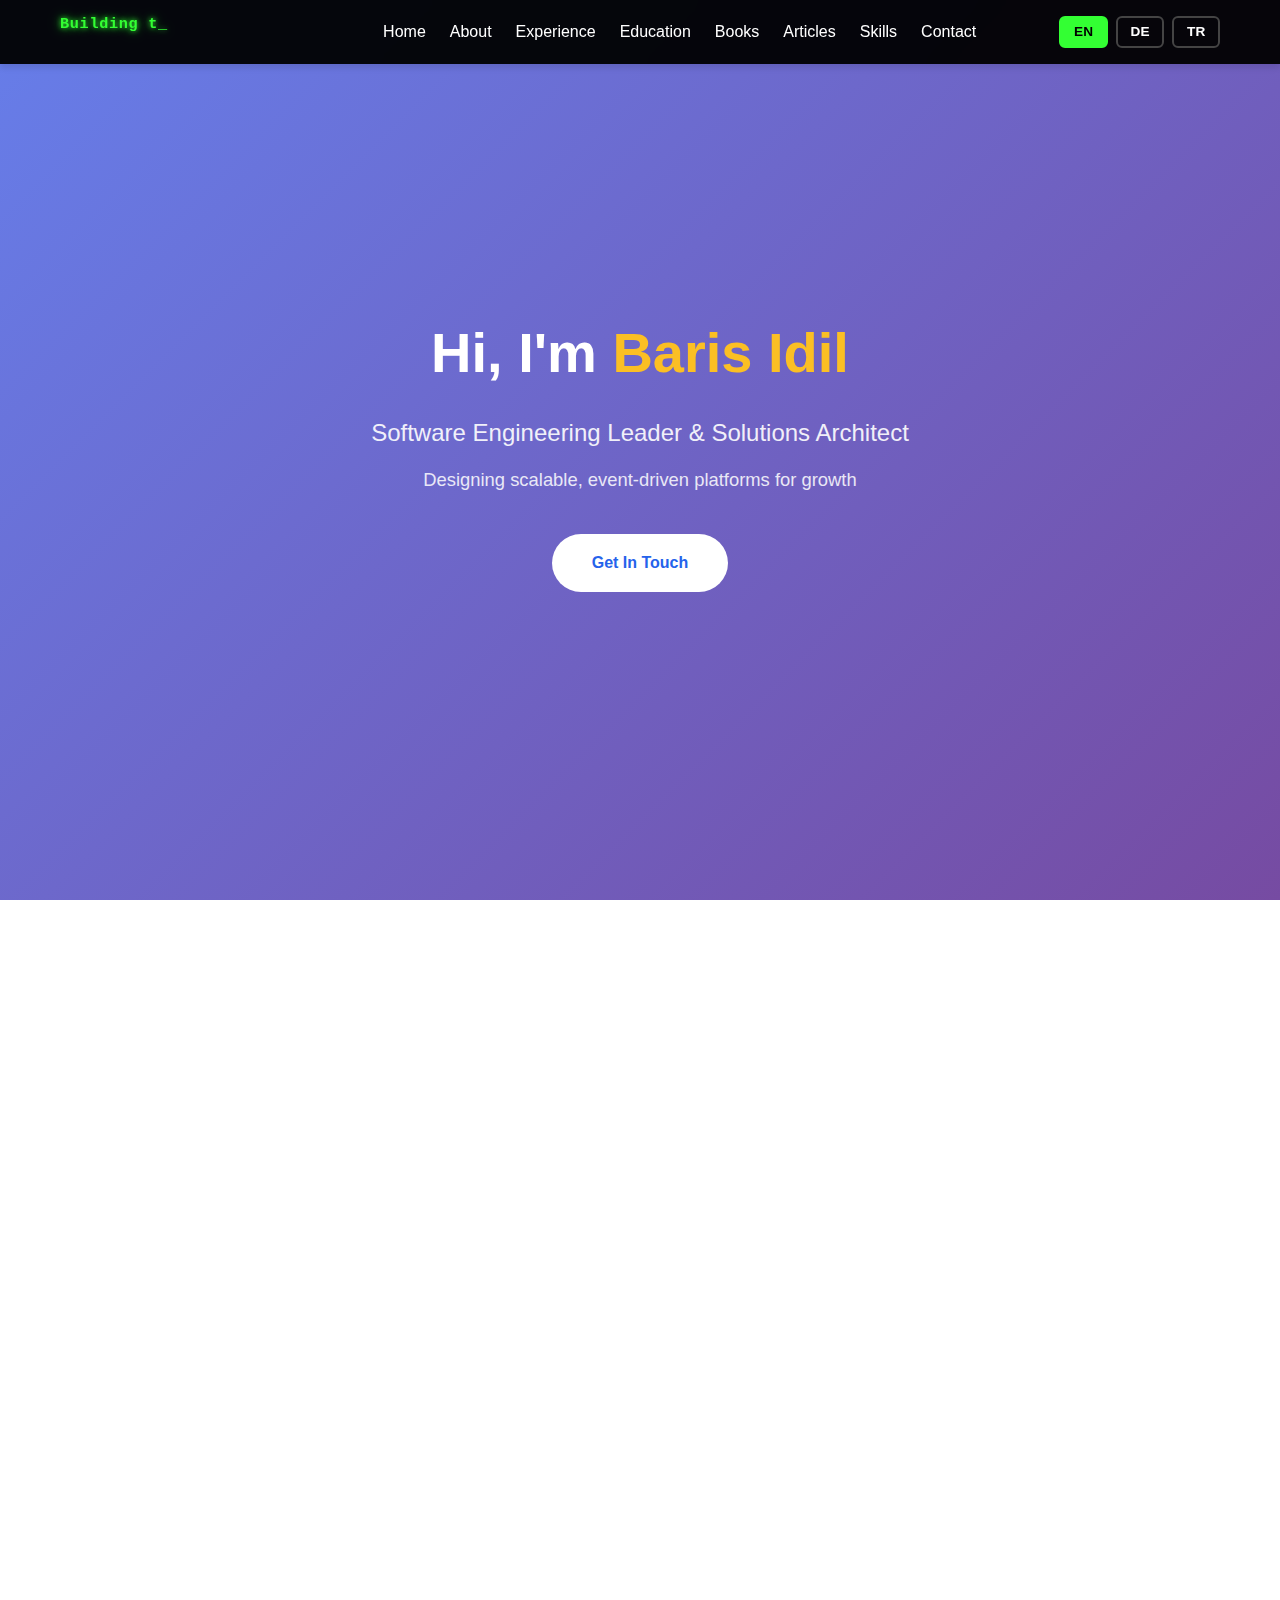
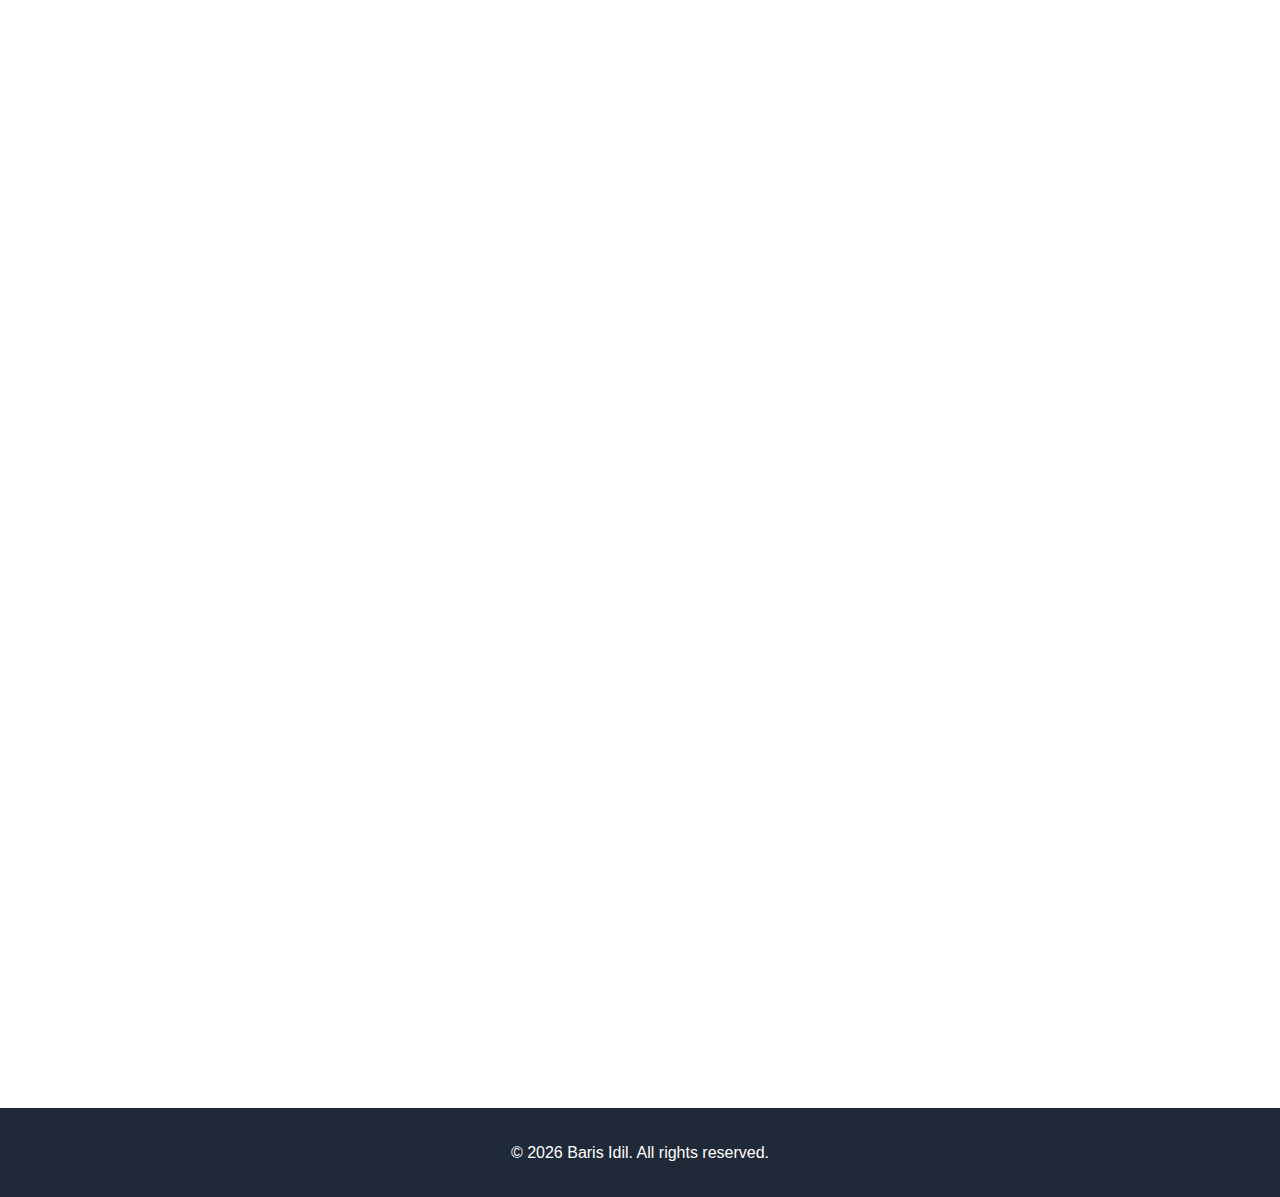
<file: src/index.html>
<!DOCTYPE html>
<html lang="en">
<head>
    <meta charset="UTF-8">
    <meta name="viewport" content="width=device-width, initial-scale=1.0">
    <meta name="description" content="Baris Idil - Software Engineering Leader with over 19 years of experience in building scalable, event-driven platforms. Expert in microservices architecture, cloud solutions, and technical leadership.">
    <title>Baris Idil - Software Engineering Leader & Solutions Architect</title>
    <link rel="stylesheet" href="styles/styles.css">
</head>
<body>
    <!-- Navigation -->
    <nav class="navbar">
        <div class="container">
            <div class="logo">
                <span class="logo-line1" data-lang-en="Building the Future" data-lang-de="Die Zukunft wird gebaut" data-lang-tr="Gelecek İnşa Ediliyor">Building the Future</span><br>
                <span class="logo-line2" data-lang-en="> Execute? (Y/N)" data-lang-de="> Ausführen? (J/N)" data-lang-tr="> Çalıştır? (E/H)">&gt; Execute? (Y/N)</span><span class="cursor">_</span>
            </div>
            <button class="mobile-menu-toggle" aria-label="Toggle navigation menu">
                <span></span>
                <span></span>
                <span></span>
            </button>
            <ul class="nav-links">
                <li><a href="#home" data-lang-en="Home" data-lang-de="Startseite" data-lang-tr="Ana Sayfa">Home</a></li>
                <li><a href="#about" data-lang-en="About" data-lang-de="Über mich" data-lang-tr="Hakkımda">About</a></li>
                <li><a href="#projects" data-lang-en="Experience" data-lang-de="Erfahrung" data-lang-tr="Deneyim">Experience</a></li>
                <li><a href="#education" data-lang-en="Education" data-lang-de="Bildung" data-lang-tr="Eğitim">Education</a></li>
                <li><a href="#publications" data-lang-en="Books" data-lang-de="Bücher" data-lang-tr="Kitaplar">Books</a></li>
                <li><a href="#articles" data-lang-en="Articles" data-lang-de="Artikel" data-lang-tr="Makaleler">Articles</a></li>
                <li><a href="#skills" data-lang-en="Skills" data-lang-de="Fähigkeiten" data-lang-tr="Yetenekler">Skills</a></li>
                <li><a href="#contact" data-lang-en="Contact" data-lang-de="Kontakt" data-lang-tr="İletişim">Contact</a></li>
            </ul>
            <div class="language-switcher">
                <button class="lang-btn active" data-lang="en">EN</button>
                <button class="lang-btn" data-lang="de">DE</button>
                <button class="lang-btn" data-lang="tr">TR</button>
            </div>
        </div>
    </nav>

    <!-- Hero Section -->
    <section id="home" class="hero">
        <div class="hero-content">
            <h1><span class="greeting" data-lang-en="Hi, I'm" data-lang-de="Hallo, ich bin" data-lang-tr="Merhaba, ben">Hi, I'm</span> <span class="highlight">Baris Idil</span></h1>
            <p class="subtitle" data-lang-en="Software Engineering Leader & Solutions Architect" data-lang-de="Leiter Softwareentwicklung & Lösungsarchitekt" data-lang-tr="Yazılım Mühendisliği Lideri & Çözüm Mimarı">Software Engineering Leader & Solutions Architect</p>
            <p class="tagline" data-lang-en="Designing scalable, event-driven platforms for growth" data-lang-de="Entwirft skalierbare, ereignisgesteuerte Plattformen für Wachstum" data-lang-tr="Büyüme için ölçeklenebilir, olay odaklı platformlar tasarlıyorum">Designing scalable, event-driven platforms for growth</p>
            <a href="#contact" class="cta-button" data-lang-en="Get In Touch" data-lang-de="Kontaktieren Sie mich" data-lang-tr="İletişime Geçin">Get In Touch</a>
        </div>
    </section>

    <!-- About Section -->
    <section id="about" class="about">
        <div class="container">
            <h2 class="section-title" data-lang-en="About Me" data-lang-de="Über mich" data-lang-tr="Hakkımda">About Me</h2>
            <div class="about-content">
                <div class="about-text">
                    <p class="about-p1" data-lang-en="I'm a software architect with over <span class=&quot;years-of-experience&quot;>19</span> years of experience building robust, scalable solutions and an academic foundation that bridges theory with practice. Throughout my career, I've been driven by a singular mission: to join forces with forward-thinking companies and achieve extraordinary things through innovative technology and strategic design." data-lang-de="Ich bin ein Software-Architekt mit über <span class=&quot;years-of-experience&quot;>19</span> Jahren Erfahrung im Aufbau robuster, skalierbarer Lösungen und einer akademischen Grundlage, die Theorie mit Praxis verbindet. Während meiner gesamten Karriere wurde ich von einer Mission angetrieben: mit zukunftsorientierten Unternehmen zusammenzuarbeiten und durch innovative Technologie und strategisches Design außergewöhnliche Dinge zu erreichen." data-lang-tr="<span class=&quot;years-of-experience&quot;>19</span> yılı aşkın deneyime sahip, sağlam ve ölçeklenebilir çözümler geliştiren ve teoriyi pratikte birleştiren akademik bir temele sahip bir yazılım mimarıyım. Kariyerim boyunca tek bir misyonla hareket ettim: ileriye dönük şirketlerle güçlerimi birleştirmek ve yenilikçi teknoloji ve stratejik tasarım yoluyla olağanüstü şeyler başarmak.">I'm a software architect with over <span class="years-of-experience">19</span> years of experience building robust, scalable solutions and an academic foundation that bridges theory with practice. Throughout my career, I've been driven by a singular mission: to join forces with forward-thinking companies and achieve extraordinary things through innovative technology and strategic design.</p>
                    <p class="about-p2" data-lang-en="Beyond the keyboard, I'm a dedicated programmer who believes great software is both an art and a science. When I'm not architecting systems or writing code, you'll find me immersed in science fiction novels, following the latest space exploration missions, or leveling up in my favorite games. This unique blend of professional expertise and passionate curiosity fuels my approach to solving complex technical challenges." data-lang-de="Jenseits der Tastatur bin ich ein engagierter Programmierer, der glaubt, dass großartige Software sowohl eine Kunst als auch eine Wissenschaft ist. Wenn ich nicht gerade Systeme entwerfe oder Code schreibe, finden Sie mich in Science-Fiction-Romanen vertieft, verfolge die neuesten Weltraumforschungsmissionen oder spiele meine Lieblingsspiele. Diese einzigartige Mischung aus professionellem Know-how und leidenschaftlicher Neugier treibt meinen Ansatz zur Lösung komplexer technischer Herausforderungen an." data-lang-tr="Klavyenin ötesinde, harika yazılımın hem bir sanat hem de bir bilim olduğuna inanan tutkulu bir programcıyım. Sistem mimarisi kurmadığım veya kod yazmadığım zamanlarda, bilim kurgu romanlarına dalmış, en son uzay keşif misyonlarını takip ediyor veya favori oyunlarımda seviye atlarken bulabilirsiniz. Profesyonel uzmanlık ve tutkulu merakın bu benzersiz karışımı, karmaşık teknik zorlukları çözme yaklaşımımı besliyor.">Beyond the keyboard, I'm a dedicated programmer who believes great software is both an art and a science. When I'm not architecting systems or writing code, you'll find me immersed in science fiction novels, following the latest space exploration missions, or leveling up in my favorite games. This unique blend of professional expertise and passionate curiosity fuels my approach to solving complex technical challenges.</p>
                </div>
            </div>
        </div>
    </section>

    <!-- Experience Section -->
    <section id="projects" class="projects">
        <div class="container">
            <h2 class="section-title" data-lang-en="Professional Experience" data-lang-de="Berufserfahrung" data-lang-tr="Profesyonel Deneyim">Professional Experience</h2>
            <div class="experience-timeline">
                <div class="experience-item">
                    <div class="experience-header">
                        <h3 data-lang-en="Lead Engineer" data-lang-de="Lead Engineer" data-lang-tr="Lead Engineer">Lead Engineer</h3>
                        <span class="company">Dunnhumby, Berlin</span>
                        <span class="period" data-lang-en="November 2021 — Present" data-lang-de="November 2021 — Heute" data-lang-tr="Kasım 2021 — Günümüz">November 2021 — Present</span>
                    </div>
                    <ul class="experience-details">
                        <li data-lang-en="Spearheaded the architectural design and development of a mission-critical advertisement management platform serving major retail clients, ensuring scalability and high availability" data-lang-de="Leitete das architektonische Design und die Entwicklung einer unternehmenskritischen Werbeverwaltungsplattform für große Einzelhandelskunden und stellte Skalierbarkeit und hohe Verfügbarkeit sicher" data-lang-tr="Büyük perakende müşterilerine hizmet veren, ölçeklenebilirlik ve yüksek kullanılabilirlik sağlayan kritik reklam yönetim platformunun mimari tasarımını ve geliştirilmesini yönetti">Spearheaded the architectural design and development of a mission-critical advertisement management platform serving major retail clients, ensuring scalability and high availability</li>
                        <li data-lang-en="Built and mentored a high-performing engineering team through strategic hiring, technical coaching, and fostering a culture of innovation and best practices" data-lang-de="Aufbau und Mentoring eines leistungsstarken Engineering-Teams durch strategische Einstellungen, technisches Coaching und Förderung einer Kultur der Innovation und Best Practices" data-lang-tr="Stratejik işe alım, teknik koçluk ve inovasyon ile en iyi uygulamalar kültürünü teşvik ederek yüksek performanslı bir mühendislik ekibi oluşturdu ve mentorluk yaptı">Built and mentored a high-performing engineering team through strategic hiring, technical coaching, and fostering a culture of innovation and best practices</li>
                        <li data-lang-en="Drove technical excellence for one of the company's highest revenue-generating systems, directly impacting business growth and client satisfaction" data-lang-de="Förderte technische Exzellenz für eines der umsatzstärksten Systeme des Unternehmens und beeinflusste direkt das Geschäftswachstum und die Kundenzufriedenheit" data-lang-tr="Şirketin en yüksek gelir getiren sistemlerinden biri için teknik mükemmelliği sağlayarak iş büyümesini ve müşteri memnuniyetini doğrudan etkiledi">Drove technical excellence for one of the company's highest revenue-generating systems, directly impacting business growth and client satisfaction</li>
                        <li data-lang-en="Architected event-driven microservices infrastructure on Google Cloud Platform, leveraging Kubernetes for containerized deployments" data-lang-de="Entwarf ereignisgesteuerte Microservices-Infrastruktur auf der Google Cloud Platform unter Nutzung von Kubernetes für containerisierte Bereitstellungen" data-lang-tr="Google Cloud Platform üzerinde olay güdümlü mikroservis altyapısı tasarladı, konteynerleştirilmiş dağıtımlar için Kubernetes kullandı">Architected event-driven microservices infrastructure on Google Cloud Platform, leveraging Kubernetes for containerized deployments</li>
                    </ul>
                    <div class="tech-tags">
                        <span class="tag">C#</span>
                        <span class="tag">.NET</span>
                        <span class="tag">Node.js</span>
                        <span class="tag">TypeScript</span>
                        <span class="tag">React</span>
                        <span class="tag">Redux</span>
                        <span class="tag">Vue</span>
                        <span class="tag">Kubernetes</span>
                        <span class="tag">Docker</span>
                        <span class="tag">Google Cloud</span>
                        <span class="tag">PostgreSQL</span>
                        <span class="tag">Entity Framework Core</span>
                        <span class="tag">Google PubSub</span>
                        <span class="tag">Jenkins</span>
                        <span class="tag">XUnit</span>
                        <span class="tag">Terraform</span>
                        <span class="tag">Python</span>
                        <span class="tag">XGBoost</span>
                        <span class="tag">GitLab</span>
                        <span class="tag">GKE</span>
                        <span class="tag">Argo CD</span>
                        <span class="tag">New Relic</span>
                        <span class="tag">MassTransit</span>
                    </div>
                </div>

                <div class="experience-item">
                    <div class="experience-header">
                        <h3 data-lang-en="Senior Backend Engineer" data-lang-de="Senior Backend Engineer" data-lang-tr="Kıdemli Backend Mühendisi">Senior Backend Engineer</h3>
                        <span class="company">Popcore, Berlin</span>
                        <span class="period" data-lang-en="October 2020 — November 2021" data-lang-de="Oktober 2020 — November 2021" data-lang-tr="Ekim 2020 — Kasım 2021">October 2020 — November 2021</span>
                    </div>
                    <ul class="experience-details">
                        <li data-lang-en="Engineered robust and scalable back-end infrastructure for mobile gaming platform, supporting millions of concurrent users with low-latency performance" data-lang-de="Entwicklung robuster und skalierbarer Backend-Infrastruktur für mobile Gaming-Plattform, die Millionen gleichzeitiger Benutzer mit niedriger Latenz unterstützt" data-lang-tr="Düşük gecikmeli performansla milyonlarca eşzamanlı kullanıcıyı destekleyen mobil oyun platformu için sağlam ve ölçeklenebilir backend altyapısı geliştirdi">Engineered robust and scalable back-end infrastructure for mobile gaming platform, supporting millions of concurrent users with low-latency performance</li>
                        <li data-lang-en="Designed and implemented event-driven microservices architecture using NServiceBus and MassTransit, improving system reliability and maintainability" data-lang-de="Entwarf und implementierte ereignisgesteuerte Microservices-Architektur mit NServiceBus und MassTransit zur Verbesserung der Systemzuverlässigkeit und Wartbarkeit" data-lang-tr="NServiceBus ve MassTransit kullanarak olay güdümlü mikroservis mimarisi tasarladı ve uyguladı, sistem güvenilirliğini ve bakımını iyileştirdi">Designed and implemented event-driven microservices architecture using NServiceBus and MassTransit, improving system reliability and maintainability</li>
                        <li data-lang-en="Optimized application performance through strategic implementation of caching strategies with Redis and efficient message queuing with RabbitMQ" data-lang-de="Optimierte Anwendungsleistung durch strategische Implementierung von Caching-Strategien mit Redis und effizienter Message Queuing mit RabbitMQ" data-lang-tr="Redis ile önbellek stratejileri ve RabbitMQ ile verimli mesaj kuyruğu uygulaması yoluyla uygulama performansını optimize etti">Optimized application performance through strategic implementation of caching strategies with Redis and efficient message queuing with RabbitMQ</li>
                        <li data-lang-en="Collaborated cross-functionally with platform engineering teams to deliver general-purpose applications and shared services" data-lang-de="Funktionsübergreifende Zusammenarbeit mit Platform-Engineering-Teams zur Bereitstellung von Allzweckanwendungen und gemeinsamen Services" data-lang-tr="Genel amaçlı uygulamalar ve paylaşılan hizmetler sunmak için platform mühendisliği ekipleriyle fonksiyonlar arası işbirliği yaptı">Collaborated cross-functionally with platform engineering teams to deliver general-purpose applications and shared services</li>
                    </ul>
                    <div class="tech-tags">
                        <span class="tag">C#</span>
                        <span class="tag">.NET Core</span>
                        <span class="tag">Kubernetes</span>
                        <span class="tag">Docker</span>
                        <span class="tag">Flux</span>
                        <span class="tag">Azure</span>
                        <span class="tag">AWS</span>
                        <span class="tag">NServiceBus</span>
                        <span class="tag">MassTransit</span>
                        <span class="tag">PostgreSQL</span>
                        <span class="tag">Entity Framework Core</span>
                        <span class="tag">RabbitMQ</span>
                        <span class="tag">Redis</span>
                        <span class="tag">Jenkins</span>
                        <span class="tag">XUnit</span>
                        <span class="tag">Prometheus</span>
                        <span class="tag">Hangfire</span>
                        <span class="tag">Polly</span>
                        <span class="tag">XGBoost</span>
                    </div>
                </div>

                <div class="experience-item">
                    <div class="experience-header">
                        <h3 data-lang-en="Tech Lead" data-lang-de="Tech Lead" data-lang-tr="Teknoloji Lideri">Tech Lead</h3>
                        <span class="company">Dunnhumby, Berlin</span>
                        <span class="period" data-lang-en="July 2019 — September 2020" data-lang-de="Juli 2019 — September 2020" data-lang-tr="Temmuz 2019 — Eylül 2020">July 2019 — September 2020</span>
                    </div>
                    <ul class="experience-details">
                        <li data-lang-en="Directed cross-functional engineering team in delivering enterprise-grade advertisement management platform for tier-1 retail clients" data-lang-de="Leitete funktionsübergreifendes Engineering-Team bei der Bereitstellung einer Werbeverwaltungsplattform auf Unternehmensniveau für erstklassige Einzelhandelskunden" data-lang-tr="Birinci sınıf perakende müşterileri için kurumsal düzeyde reklam yönetim platformu sunmada fonksiyonlar arası mühendislik ekibini yönetti">Directed cross-functional engineering team in delivering enterprise-grade advertisement management platform for tier-1 retail clients</li>
                        <li data-lang-en="Implemented CQRS pattern and event-driven architecture, resulting in improved system performance and separation of concerns" data-lang-de="Implementierte CQRS-Muster und ereignisgesteuerte Architektur, was zu verbesserter Systemleistung und Trennung von Belangen führte" data-lang-tr="CQRS deseni ve olay güdümlü mimari uyguladı, sistem performansının iyileşmesini ve sorumlulukların ayrılmasını sağladı">Implemented CQRS pattern and event-driven architecture, resulting in improved system performance and separation of concerns</li>
                        <li data-lang-en="Established CI/CD pipelines using GitLab and containerization with Docker/Kubernetes, accelerating deployment cycles and reducing production incidents" data-lang-de="Etablierte CI/CD-Pipelines mit GitLab und Containerisierung mit Docker/Kubernetes, beschleunigte Bereitstellungszyklen und reduzierte Produktionsvorfälle" data-lang-tr="GitLab kullanarak CI/CD hatları ve Docker/Kubernetes ile konteynerizasyon oluşturdu, dağıtım döngülerini hızlandırdı ve üretim olaylarını azalttı">Established CI/CD pipelines using GitLab and containerization with Docker/Kubernetes, accelerating deployment cycles and reducing production incidents</li>
                        <li data-lang-en="Championed Agile methodologies and fostered technical excellence through code reviews and architectural decision-making" data-lang-de="Förderte Agile Methoden und technische Exzellenz durch Code-Reviews und architektonische Entscheidungsfindung" data-lang-tr="Agile metodolojileri savundu ve kod incelemeleri ve mimari karar alma yoluyla teknik mükemmelliği teşvik etti">Championed Agile methodologies and fostered technical excellence through code reviews and architectural decision-making</li>
                    </ul>
                    <div class="tech-tags">
                        <span class="tag">C#</span>
                        <span class="tag">.NET Core</span>
                        <span class="tag">Angular</span>
                        <span class="tag">Kubernetes</span>
                        <span class="tag">Hangfire</span>
                        <span class="tag">Prometheus</span>
                        <span class="tag">CQRS</span>
                        <span class="tag">Docker</span>
                        <span class="tag">GitLab CI/CD</span>
                        <span class="tag">Elastic Search</span>
                        <span class="tag">Web API</span>
                        <span class="tag">Entity Framework Core</span>
                        <span class="tag">Google Cloud</span>
                        <span class="tag">PostgreSQL</span>
                        <span class="tag">Kibana</span>
                        <span class="tag">TypeScript</span>
                    </div>
                </div>

                <div class="experience-item">
                    <div class="experience-header">
                        <h3 data-lang-en="Solutions Architect" data-lang-de="Solutions Architect" data-lang-tr="Çözüm Mimarı">Solutions Architect</h3>
                        <span class="company">Knowledge Experts, Ankara</span>
                        <span class="period" data-lang-en="February 2018 — June 2019" data-lang-de="Februar 2018 — Juni 2019" data-lang-tr="Şubat 2018 — Haziran 2019">February 2018 — June 2019</span>
                    </div>
                    <ul class="experience-details">
                        <li data-lang-en="Led technical strategy and architectural vision for enterprise-scale applications serving government agencies and large corporations" data-lang-de="Leitete technische Strategie und architektonische Vision für unternehmensweite Anwendungen für Regierungsbehörden und große Konzerne" data-lang-tr="Devlet kurumlarına ve büyük şirketlere hizmet veren kurumsal ölçekli uygulamalar için teknik strateji ve mimari vizyonu yönetti">Led technical strategy and architectural vision for enterprise-scale applications serving government agencies and large corporations</li>
                        <li data-lang-en="Designed and implemented microservices-based solutions utilizing diverse data persistence strategies including MongoDB and Neo4j graph database" data-lang-de="Entwarf und implementierte Microservices-basierte Lösungen unter Verwendung verschiedener Datenpersistenzstrategien einschließlich MongoDB und Neo4j-Graphdatenbank" data-lang-tr="MongoDB ve Neo4j graf veritabanı dahil olmak üzere çeşitli veri kalıcılığı stratejileri kullanan mikroservis tabanlı çözümler tasarladı ve uyguladı">Designed and implemented microservices-based solutions utilizing diverse data persistence strategies including MongoDB and Neo4j graph database</li>
                        <li data-lang-en="Established software engineering best practices, development standards, and architectural guidelines across multiple teams" data-lang-de="Etablierte Software-Engineering-Best-Practices, Entwicklungsstandards und architektonische Richtlinien über mehrere Teams hinweg" data-lang-tr="Birden fazla ekip genelinde yazılım mühendisliği en iyi uygulamalarını, geliştirme standartlarını ve mimari kılavuzları oluşturdu">Established software engineering best practices, development standards, and architectural guidelines across multiple teams</li>
                        <li data-lang-en="Delivered secure, scalable, and maintainable solutions aligned with client requirements and regulatory compliance standards" data-lang-de="Lieferte sichere, skalierbare und wartbare Lösungen im Einklang mit Kundenanforderungen und regulatorischen Compliance-Standards" data-lang-tr="Müşteri gereksinimleri ve düzenleme uyumluluk standartları ile uyumlu güvenli, ölçeklenebilir ve bakımı kolay çözümler sundu">Delivered secure, scalable, and maintainable solutions aligned with client requirements and regulatory compliance standards</li>
                    </ul>
                    <div class="tech-tags">
                        <span class="tag">C#</span>
                        <span class="tag">.NET Core</span>
                        <span class="tag">Angular</span>
                        <span class="tag">Keycloak</span>
                        <span class="tag">Sentry</span>
                        <span class="tag">Jenkins</span>
                        <span class="tag">Docker</span>
                        <span class="tag">GitLab CI/CD</span>
                        <span class="tag">WCF</span>
                        <span class="tag">GrayLog</span>
                        <span class="tag">Elastic Search</span>
                        <span class="tag">MongoDB</span>
                        <span class="tag">Neo4j</span>
                        <span class="tag">RabbitMQ</span>
                        <span class="tag">Web API</span>
                        <span class="tag">Microservices</span>
                        <span class="tag">Entity Framework Core</span>
                        <span class="tag">PostgreSQL</span>
                        <span class="tag">SignalR</span>
                        <span class="tag">Redis</span>
                        <span class="tag">Docker Swarm</span>
                        <span class="tag">TypeScript</span>
                    </div>
                </div>

                <div class="experience-item">
                    <div class="experience-header">
                        <h3 data-lang-en="Software Architect" data-lang-de="Software-Architekt" data-lang-tr="Yazılım Mimarı">Software Architect</h3>
                        <span class="company">LogicX, Vienna</span>
                        <span class="period" data-lang-en="September 2017 — January 2018" data-lang-de="September 2017 — Januar 2018" data-lang-tr="Eylül 2017 — Ocak 2018">September 2017 — January 2018</span>
                    </div>
                    <ul class="experience-details">
                        <li data-lang-en="Established and structured R&D team from ground up, defining processes, roles, and technical workflows to enable rapid innovation" data-lang-de="Aufbau und Strukturierung des F&E-Teams von Grund auf, Definition von Prozessen, Rollen und technischen Workflows zur Ermöglichung schneller Innovation" data-lang-tr="Sıfırdan Ar-Ge ekibi kurdu ve yapılandırdı, hızlı inovasyon sağlamak için süreçleri, rolleri ve teknik iş akışlarını tanımladı">Established and structured R&D team from ground up, defining processes, roles, and technical workflows to enable rapid innovation</li>
                        <li data-lang-en="Architected dynamic web framework utilizing modern technologies, providing flexible foundation for rapid application development" data-lang-de="Entwarf dynamisches Web-Framework unter Verwendung moderner Technologien und schuf flexible Grundlage für schnelle Anwendungsentwicklung" data-lang-tr="Modern teknolojiler kullanarak dinamik web çerçevesi tasarladı, hızlı uygulama geliştirme için esnek bir temel sağladı">Architected dynamic web framework utilizing modern technologies, providing flexible foundation for rapid application development</li>
                        <li data-lang-en="Designed scalable Angular-based frontend architecture integrated with .NET Web API backend and Firebase for real-time capabilities" data-lang-de="Entwarf skalierbare Angular-basierte Frontend-Architektur integriert mit .NET Web API Backend und Firebase für Echtzeit-Fähigkeiten" data-lang-tr="Gerçek zamanlı özellikler için .NET Web API backend ve Firebase ile entegre edilmiş ölçeklenebilir Angular tabanlı frontend mimarisi tasarladı">Designed scalable Angular-based frontend architecture integrated with .NET Web API backend and Firebase for real-time capabilities</li>
                        <li data-lang-en="Implemented modular design patterns and component-based architecture enabling code reusability and maintainability" data-lang-de="Implementierte modulare Designmuster und komponentenbasierte Architektur zur Ermöglichung von Code-Wiederverwendbarkeit und Wartbarkeit" data-lang-tr="Kod yeniden kullanılabilirliğini ve bakılabilirliği sağlayan modüler tasarım desenleri ve bileşen tabanlı mimari uyguladı">Implemented modular design patterns and component-based architecture enabling code reusability and maintainability</li>
                    </ul>
                    <div class="tech-tags">
                        <span class="tag">Angular</span>
                        <span class="tag">.NET</span>
                        <span class="tag">Web API</span>
                        <span class="tag">Firebase</span>
                        <span class="tag">HTML5</span>
                        <span class="tag">CSS3</span>
                        <span class="tag">Bootstrap</span>
                        <span class="tag">jQuery</span>
                        <span class="tag">JavaScript</span>
                        <span class="tag">TypeScript</span>
                        <span class="tag">NPM</span>
                        <span class="tag">Design Patterns</span>
                    </div>
                </div>

                <div class="experience-item">
                    <div class="experience-header">
                        <h3 data-lang-en="Team Lead" data-lang-de="Teamleiter" data-lang-tr="Ekip Lideri">Team Lead</h3>
                        <span class="company">BITES Defence & Aerospace, Ankara</span>
                        <span class="period" data-lang-en="January 2013 — December 2017" data-lang-de="Januar 2013 — Dezember 2017" data-lang-tr="Ocak 2013 — Aralık 2017">January 2013 — December 2017</span>
                    </div>
                    <ul class="experience-details">
                        <li data-lang-en="Directed software engineering team in delivering mission-critical defense, aerospace, and computer-based training solutions for government and enterprise clients" data-lang-de="Leitete Software-Engineering-Team bei der Bereitstellung unternehmenskritischer Verteidigungs-, Luft- und Raumfahrt- sowie computergestützter Schulungslösungen für Regierungs- und Unternehmenskunden" data-lang-tr="Devlet ve kurumsal müşteriler için görev kritik savunma, havacılık ve bilgisayar tabanlı eğitim çözümleri sunmada yazılım mühendisliği ekibini yönetti">Directed software engineering team in delivering mission-critical defense, aerospace, and computer-based training solutions for government and enterprise clients</li>
                        <li data-lang-en="Architected and delivered multi-platform applications using WPF, Angular, and Xamarin, ensuring consistent user experience across desktop and mobile devices" data-lang-de="Entwarf und lieferte Multi-Plattform-Anwendungen mit WPF, Angular und Xamarin und gewährleistete konsistente Benutzererfahrung auf Desktop- und Mobilgeräten" data-lang-tr="WPF, Angular ve Xamarin kullanarak çoklu platform uygulamaları tasarladı ve sundu, masaüstü ve mobil cihazlarda tutarlı kullanıcı deneyimi sağladı">Architected and delivered multi-platform applications using WPF, Angular, and Xamarin, ensuring consistent user experience across desktop and mobile devices</li>
                        <li data-lang-en="Implemented microservices architecture and cloud deployment strategies on Azure, modernizing legacy systems and improving operational efficiency" data-lang-de="Implementierte Microservices-Architektur und Cloud-Bereitstellungsstrategien auf Azure, modernisierte Legacy-Systeme und verbesserte betriebliche Effizienz" data-lang-tr="Azure üzerinde mikroservis mimarisi ve bulut dağıtım stratejileri uyguladı, eski sistemleri modernleştirdi ve operasyonel verimliliği artırdı">Implemented microservices architecture and cloud deployment strategies on Azure, modernizing legacy systems and improving operational efficiency</li>
                        <li data-lang-en="Coordinated with stakeholders to define technical requirements and ensure successful project delivery within strict security and compliance constraints" data-lang-de="Koordinierte mit Stakeholdern zur Definition technischer Anforderungen und stellte erfolgreiche Projektabwicklung innerhalb strenger Sicherheits- und Compliance-Beschränkungen sicher" data-lang-tr="Teknik gereksinimleri tanımlamak ve sıkı güvenlik ve uyumluluk kısıtlamaları içinde başarılı proje teslimatını sağlamak için paydalarla koordinasyon yaptı">Coordinated with stakeholders to define technical requirements and ensure successful project delivery within strict security and compliance constraints</li>
                    </ul>
                    <div class="tech-tags">
                        <span class="tag">C#</span>
                        <span class="tag">.NET</span>
                        <span class="tag">.NET Core</span>
                        <span class="tag">WPF</span>
                        <span class="tag">WCF</span>
                        <span class="tag">NHibernate</span>
                        <span class="tag">Angular</span>
                        <span class="tag">RabbitMQ</span>
                        <span class="tag">Web API</span>
                        <span class="tag">Microservices</span>
                        <span class="tag">Entity Framework</span>
                        <span class="tag">Entity Framework Core</span>
                        <span class="tag">Java</span>
                        <span class="tag">Java Spring</span>
                        <span class="tag">Azure</span>
                        <span class="tag">MS SQL Server</span>
                        <span class="tag">PostgreSQL</span>
                        <span class="tag">SignalR</span>
                        <span class="tag">ASP.NET MVC</span>
                        <span class="tag">TypeScript</span>
                        <span class="tag">Ionic</span>
                        <span class="tag">Xamarin</span>
                        <span class="tag">Node.js</span>
                        <span class="tag">WebSocket</span>
                    </div>
                </div>

                <div class="experience-item">
                    <div class="experience-header">
                        <h3 data-lang-en="Software Developer & Lecturer" data-lang-de="Softwareentwickler & Dozent" data-lang-tr="Yazılım Geliştirici & Öğretim Görevlisi">Software Developer & Lecturer</h3>
                        <span class="company">Ufuk University, Ankara</span>
                        <span class="period" data-lang-en="October 2009 — December 2017" data-lang-de="Oktober 2009 — Dezember 2017" data-lang-tr="Ekim 2009 — Aralık 2017">October 2009 — December 2017</span>
                    </div>
                    <ul class="experience-details">
                        <li data-lang-en="Managed software development team and architectural oversight for comprehensive information management systems serving university operations" data-lang-de="Verwaltete Software-Entwicklungsteam und architektonische Aufsicht für umfassende Informationsmanagementsysteme für Universitätsbetrieb" data-lang-tr="Üniversite operasyonlarına hizmet veren kapsamlı bilgi yönetim sistemleri için yazılım geliştirme ekibini ve mimari gözetimi yönetti">Managed software development team and architectural oversight for comprehensive information management systems serving university operations</li>
                        <li data-lang-en="Delivered 50+ undergraduate and graduate courses covering core programming, software engineering, artificial intelligence, and parallel computing" data-lang-de="Lieferte 50+ Grund- und Aufbaukurse zu Kernprogrammierung, Software-Engineering, künstlicher Intelligenz und parallelem Computing" data-lang-tr="Temel programlama, yazılım mühendisliği, yapay zeka ve paralel hesaplama konularını kapsayan 50+ lisans ve lisansüstü ders verdi">Delivered 50+ undergraduate and graduate courses covering core programming, software engineering, artificial intelligence, and parallel computing</li>
                        <li data-lang-en="Bridged academic research with practical software development, incorporating machine learning and AI techniques into enterprise solutions" data-lang-de="Überbrückte akademische Forschung mit praktischer Softwareentwicklung, integrierte Machine Learning und KI-Techniken in Unternehmensanwendungen" data-lang-tr="Akademik araştırma ile pratik yazılım geliştirmeyi birleştirdi, kurumsal çözümlere makine öğrenmesi ve yapay zeka tekniklerini dahil etti">Bridged academic research with practical software development, incorporating machine learning and AI techniques into enterprise solutions</li>
                        <li data-lang-en="Mentored students and junior developers, fostering technical growth and preparing them for successful careers in software engineering" data-lang-de="Betreute Studenten und Junior-Entwickler, förderte technisches Wachstum und bereitete sie auf erfolgreiche Karrieren im Software-Engineering vor" data-lang-tr="Öğrencilere ve genç geliştiricilere mentorluk yaptı, teknik büyümeyi teşvik etti ve onları yazılım mühendisliğinde başarılı kariyerlere hazırladı">Mentored students and junior developers, fostering technical growth and preparing them for successful careers in software engineering</li>
                    </ul>
                    <div class="tech-tags">
                        <span class="tag">C#</span>
                        <span class="tag">.NET</span>
                        <span class="tag">WPF</span>
                        <span class="tag">WCF</span>
                        <span class="tag">NHibernate</span>
                        <span class="tag">Angular</span>
                        <span class="tag">Entity Framework</span>
                        <span class="tag">Azure</span>
                        <span class="tag">MS SQL Server</span>
                        <span class="tag">SignalR</span>
                        <span class="tag">ASP.NET</span>
                        <span class="tag">ASP.NET MVC</span>
                        <span class="tag">TypeScript</span>
                        <span class="tag">Oracle 10g</span>
                        <span class="tag">Parallel Programming</span>
                        <span class="tag">Support Vector Machines</span>
                        <span class="tag">AI</span>
                        <span class="tag">Machine Learning</span>
                    </div>
                </div>

                <div class="experience-item">
                    <div class="experience-header">
                        <h3 data-lang-en="Research Assistant" data-lang-de="Wissenschaftlicher Mitarbeiter" data-lang-tr="Araştırma Görevlisi">Research Assistant</h3>
                        <span class="company">Baskent University, Ankara</span>
                        <span class="period" data-lang-en="September 2006 — September 2009" data-lang-de="September 2006 — September 2009" data-lang-tr="Eylül 2006 — Eylül 2009">September 2006 — September 2009</span>
                    </div>
                    <ul class="experience-details">
                        <li data-lang-en="Conducted research on Support Vector Machines and Gene Expression Data analysis, contributing to advancements in machine learning applications" data-lang-de="Führte Forschung zu Support Vector Machines und Genexpressionsdatenanalyse durch und trug zu Fortschritten in Machine-Learning-Anwendungen bei" data-lang-tr="Destek Vektör Makineleri ve Gen İfade Verisi analizi üzerine araştırma yürüttü, makine öğrenmesi uygulamalarındaki ilerlemelere katkıda bulundu">Conducted research on Support Vector Machines and Gene Expression Data analysis, contributing to advancements in machine learning applications</li>
                        <li data-lang-en="Assisted in teaching and mentoring 20+ undergraduate engineering courses in computer science and software engineering" data-lang-de="Assistierte beim Unterrichten und Betreuen von 20+ Grundkursen der Ingenieurwissenschaften in Informatik und Software-Engineering" data-lang-tr="Bilgisayar bilimi ve yazılım mühendisliğinde 20+ lisans mühendislik dersinde öğretim ve mentorluk yaptı">Assisted in teaching and mentoring 20+ undergraduate engineering courses in computer science and software engineering</li>
                        <li data-lang-en="Co-authored internationally published research article: 'The Validation of MNRead Acuity Charts, Turkish Version'" data-lang-de="Mitautor eines international veröffentlichten Forschungsartikels: 'The Validation of MNRead Acuity Charts, Turkish Version'" data-lang-tr="Uluslararası yayınlanmış araştırma makalesinin ortak yazarı: 'The Validation of MNRead Acuity Charts, Turkish Version'">Co-authored internationally published research article: "The Validation of MNRead Acuity Charts, Turkish Version"</li>
                        <li data-lang-en="Developed software solutions and research tools supporting academic projects and laboratory work" data-lang-de="Entwickelte Softwarellösungen und Forschungstools zur Unterstützung akademischer Projekte und Laborarbeit" data-lang-tr="Akademik projeleri ve laboratuvar çalışmalarını destekleyen yazılım çözümleri ve araştırma araçları geliştirdi">Developed software solutions and research tools supporting academic projects and laboratory work</li>
                    </ul>
                    <div class="tech-tags">
                        <span class="tag">Machine Learning</span>
                        <span class="tag">Support Vector Machines</span>
                        <span class="tag">Research</span>
                        <span class="tag">Data Analysis</span>
                    </div>
                </div>
            </div>
        </div>
    </section>

    <!-- Education Section -->
    <section id="education" class="education">
        <div class="container">
            <h2 class="section-title" data-lang-en="Education" data-lang-de="Bildung" data-lang-tr="Eğitim">Education</h2>
            <div class="education-timeline">
                <div class="education-item">
                    <div class="education-header">
                        <h3 data-lang-en="Master of Science in Computer Engineering" data-lang-de="Master of Science in Informatik" data-lang-tr="Bilgisayar Mühendisliği Yüksek Lisans">Master of Science in Computer Engineering</h3>
                        <span class="institution">Baskent University, Ankara</span>
                        <span class="period" data-lang-en="September 2006 — June 2009" data-lang-de="September 2006 — Juni 2009" data-lang-tr="Eylül 2006 — Haziran 2009">September 2006 — June 2009</span>
                    </div>
                    <ul class="education-details">
                        <li data-lang-en="Awarded full scholarship in recognition of academic excellence and research potential" data-lang-de="Vollstipendium in Anerkennung akademischer Exzellenz und Forschungspotenzial erhalten" data-lang-tr="Akademik mükemmellik ve araştırma potansiyeli tanınarak tam burs verildi">Awarded full scholarship in recognition of academic excellence and research potential</li>
                        <li data-lang-en="Completed Master's thesis on 'Support Vector Machines and Gene Expression Data Analysis,' contributing to advancements in machine learning applications for bioinformatics" data-lang-de="Masterarbeit über 'Support Vector Machines und Genexpressionsdatenanalyse' abgeschlossen, Beitrag zu Fortschritten in Machine-Learning-Anwendungen für Bioinformatik" data-lang-tr="'Destek Vektör Makineleri ve Gen İfade Verisi Analizi' konulu yüksek lisans tezini tamamladı, biyoinformatik için makine öğrenmesi uygulamalarındaki ilerlemelere katkıda bulundu">Completed Master's thesis on "Support Vector Machines and Gene Expression Data Analysis," contributing to advancements in machine learning applications for bioinformatics</li>
                        <li data-lang-en="Served as Teaching Assistant for 20+ undergraduate engineering courses, including programming fundamentals, data structures, and software engineering" data-lang-de="Tätigkeit als Lehrassistent für 20+ Grundkurse der Ingenieurwissenschaften, einschließlich Programmiergrundslagen, Datenstrukturen und Software-Engineering" data-lang-tr="Programlama temelleri, veri yapıları ve yazılım mühendisliği dahil olmak üzere 20+ lisans mühendislik dersinde öğretim asistanı olarak görev yaptı">Served as Teaching Assistant for 20+ undergraduate engineering courses, including programming fundamentals, data structures, and software engineering</li>
                        <li data-lang-en="Co-authored and published peer-reviewed international research article: 'The Validation of MNRead Acuity Charts, Turkish Version'" data-lang-de="Mitautor und Veröffentlichung eines begutachteten internationalen Forschungsartikels: 'The Validation of MNRead Acuity Charts, Turkish Version'" data-lang-tr="Hakemli uluslararası araştırma makalesinin ortak yazarı ve yayınlanması: 'The Validation of MNRead Acuity Charts, Turkish Version'">Co-authored and published peer-reviewed international research article: "The Validation of MNRead Acuity Charts, Turkish Version"</li>
                        <li data-lang-en="Developed expertise in artificial intelligence, machine learning algorithms, and statistical data analysis methodologies" data-lang-de="Entwickelte Expertise in künstlicher Intelligenz, Machine-Learning-Algorithmen und statistischen Datenanalysemethoden" data-lang-tr="Yapay zeka, makine öğrenmesi algoritmaları ve istatistiksel veri analizi metodolojilerinde uzmanlık geliştirdi">Developed expertise in artificial intelligence, machine learning algorithms, and statistical data analysis methodologies</li>
                    </ul>
                </div>
                <div class="education-item">
                    <div class="education-header">
                        <h3 data-lang-en="Bachelor of Science in Computer Engineering" data-lang-de="Bachelor of Science in Informatik" data-lang-tr="Bilgisayar Mühendisliği Lisans">Bachelor of Science in Computer Engineering</h3>
                        <span class="institution">Baskent University, Ankara</span>
                        <span class="period" data-lang-en="September 2002 — June 2006" data-lang-de="September 2002 — Juni 2006" data-lang-tr="Eylül 2002 — Haziran 2006">September 2002 — June 2006</span>
                    </div>
                    <ul class="education-details">
                        <li data-lang-en="Completed capstone graduation project focusing on Artificial Neural Networks and Image Processing, demonstrating practical application of machine learning concepts" data-lang-de="Abschluss des Abschlussprojekts mit Schwerpunkt auf künstlichen neuronalen Netzen und Bildverarbeitung, Demonstration praktischer Anwendung von Machine-Learning-Konzepten" data-lang-tr="Yapay Sinir Ağları ve Görüntü İşleme üzerine odaklanan bitirme projesini tamamladı, makine öğrenmesi kavramlarının pratik uygulamasını gösterdi">Completed capstone graduation project focusing on Artificial Neural Networks and Image Processing, demonstrating practical application of machine learning concepts</li>
                        <li data-lang-en="Comprehensive curriculum covering core computer science fundamentals including algorithms, data structures, software engineering, and system architecture" data-lang-de="Umfassender Lehrplan zu Kerngrundlagen der Informatik einschließlich Algorithmen, Datenstrukturen, Software-Engineering und Systemarchitektur" data-lang-tr="Algoritmalar, veri yapıları, yazılım mühendisliği ve sistem mimarisi dahil olmak üzere bilgisayar bilimi temellerini kapsayan kapsamlı müfredat">Comprehensive curriculum covering core computer science fundamentals including algorithms, data structures, software engineering, and system architecture</li>
                        <li data-lang-en="Specialized minor coursework in Artificial Intelligence and Web Technologies, establishing foundation for modern software development" data-lang-de="Spezialisierte Nebenkurse in künstlicher Intelligenz und Webtechnologien, Grundlage für moderne Softwareentwicklung geschaffen" data-lang-tr="Yapay Zeka ve Web Teknolojileri alanında uzmanlaşmış yan dal dersleri, modern yazılım geliştirme için temel oluşturdu">Specialized minor coursework in Artificial Intelligence and Web Technologies, establishing foundation for modern software development</li>
                        <li data-lang-en="Built strong theoretical and practical foundation in computer engineering principles that enabled successful career in software architecture" data-lang-de="Starke theoretische und praktische Grundlage in Informatikprinzipien aufgebaut, die eine erfolgreiche Karriere in der Softwarearchitektur ermöglichte" data-lang-tr="Yazılım mimarisinde başarılı bir kariyer sağlayan bilgisayar mühendisliği ilkelerinde güçlü teorik ve pratik temel oluşturdu">Built strong theoretical and practical foundation in computer engineering principles that enabled successful career in software architecture</li>
                    </ul>
                </div>
            </div>
        </div>
    </section>

    <!-- Publications Section -->
    <section id="publications" class="publications">
        <div class="container">
            <h2 class="section-title" data-lang-en="Published Books" data-lang-de="Veröffentlichte Bücher" data-lang-tr="Yayınlanmış Kitaplar">Published Books</h2>
            <div class="publications-grid">
                <div class="publication-card">
                    <div class="book-cover">
                        <img src="images/journey-to-the-unknown.jpg" alt="Bilinmeyene Yolculuk Book Cover" loading="lazy">
                    </div>
                    <div class="publication-info">
                        <h3>Bilinmeyene Yolculuk</h3>
                        <p class="publication-type" data-lang-en="Novel" data-lang-de="Roman" data-lang-tr="Roman">Novel</p>
                        <p class="publication-description" data-lang-en="A science fiction journey into the unknown, exploring themes of discovery and human potential." data-lang-de="Eine Science-Fiction-Reise ins Unbekannte, die Themen der Entdeckung und des menschlichen Potenzials erforscht." data-lang-tr="Keşif ve insan potansiyeli temalarını araştıran bilinmeyene doğru bir bilim kurgu yolculuğu.">A science fiction journey into the unknown, exploring themes of discovery and human potential.</p>
                        <a href="https://www.nadirkitap.com/bilinmeyene-yolculuk-baris-idil-kitap23723125.html?srsltid=AfmBOoqBYfZfag5dC1poYhlJnqGX203jc80bxLBG8nDe_hsQlDTkmBNK" class="publication-link" target="_blank" data-lang-en="View Book" data-lang-de="Buch ansehen" data-lang-tr="Kitabı Görüntüle">View Book</a>
                    </div>
                </div>
                <div class="publication-card">
                    <div class="book-cover">
                        <img src="images/king-arthur-sharp-sword-of-justice.jpg" alt="Adaletin Keskin Kılıcı: Kral Arthur Book Cover" loading="lazy">
                    </div>
                    <div class="publication-info">
                        <h3>Adaletin Keskin Kılıcı: Kral Arthur</h3>
                        <p class="publication-type" data-lang-en="Novel" data-lang-de="Roman" data-lang-tr="Roman">Novel</p>
                        <p class="publication-description" data-lang-en="A reimagining of the legendary King Arthur tale, weaving justice, honor, and timeless heroism." data-lang-de="Eine Neuinterpretation der legendären König-Arthur-Geschichte, die Gerechtigkeit, Ehre und zeitlosen Heldenmut verwebt." data-lang-tr="Adalet, onur ve zamansız kahramanlığı bir araya getiren efsanevi Kral Arthur hikayesinin yeniden yorumu.">A reimagining of the legendary King Arthur tale, weaving justice, honor, and timeless heroism.</p>
                        <a href="https://www.dr.com.tr/kitap/adaletin-keskin-kilici-kral-arthur/edebiyat/biyografi-oto-biyografi/urunno=0000000494429?srsltid=AfmBOorA-sIXkfUhP0_WkVoG1eIrH5qy9KKqf7b3ZRdxwyrSJwVxxFDV" class="publication-link" target="_blank" data-lang-en="View Book" data-lang-de="Buch ansehen" data-lang-tr="Kitabı Görüntüle">View Book</a>
                    </div>
                </div>
            </div>
        </div>
    </section>

    <!-- Article Section -->
    <section id="articles" class="articles">
        <div class="container">
            <h2 class="section-title" data-lang-en="Published Articles" data-lang-de="Veröffentlichte Artikel" data-lang-tr="Yayınlanmış Makaleler">Published Articles</h2>
            <div class="articles-list">
                <article class="article-item">
                    <h3 data-lang-en="Development and validation of the Turkish version of the MNREAD visual acuity charts" data-lang-de="Entwicklung und Validierung der türkischen Version der MNREAD Sehschärfe-Tabellen" data-lang-tr="MNREAD görme keskinliği çizelgelerinin Türkçe versiyonunun geliştirilmesi ve doğrulanması">Development and validation of the Turkish version of the MNREAD visual acuity charts</h3>
                    <p class="article-meta" data-lang-en="Turkish Journal of Medical Sciences, Vol. 41(4), 2011, pp. 565–570, DOI: 10.3906/sag-1008-1" data-lang-de="Turkish Journal of Medical Sciences, Bd. 41(4), 2011, S. 565–570, DOI: 10.3906/sag-1008-1" data-lang-tr="Turkish Journal of Medical Sciences, Cilt 41(4), 2011, ss. 565–570, DOI: 10.3906/sag-1008-1">Turkish Journal of Medical Sciences, Vol. 41(4), 2011, pp. 565–570, DOI: 10.3906/sag-1008-1</p>
                    <p data-lang-en="Design and validation of a Turkish MNREAD chart set using high-frequency vocabulary; 125 candidate sentences refined through speed and error analysis with adults and students. Reading speed correlations across chart versions and print sizes confirmed reliability. Provides a robust continuous-text acuity assessment for normal and low vision populations." data-lang-de="Entwicklung und Validierung einer türkischen MNREAD Satzsammlung mit hochfrequentem Vokabular; 125 Kandidatensätze anhand von Geschwindigkeits- und Fehleranalysen bei Erwachsenen und Schülern verfeinert. Korrelationen der Lesegeschwindigkeit zwischen Chart-Versionen und Schriftgrößen bestätigten Zuverlässigkeit. Bietet eine robuste kontinuierliche Text-Sehschärfe-Bewertung für Menschen mit normaler und niedriger Sehschärfe." data-lang-tr="Yüksek frekanslı kelime dağarcığı kullanılarak Türkçe MNREAD cümle setinin tasarımı ve doğrulanması; 125 aday cümle yetişkin ve öğrenci gruplarında hız ve hata analiziyle rafine edildi. Grafik sürümleri ve baskı boyutları arasındaki okuma hızı korelasyonları güvenilirliği doğruladı. Normal ve düşük görme için sürekli metin tabanlı güvenilir bir görme keskinliği değerlendirmesi sağlar.">Design and validation of a Turkish MNREAD chart set using high-frequency vocabulary; 125 candidate sentences refined through speed and error analysis with adults and students. Reading speed correlations across chart versions and print sizes confirmed reliability. Provides a robust continuous-text acuity assessment for normal and low vision populations.</p>
                    <a href="https://journals.tubitak.gov.tr/cgi/viewcontent.cgi?article=3544&context=medical" class="article-link" target="_blank" rel="noopener" data-lang-en="Read Article (PDF)" data-lang-de="Artikel Lesen (PDF)" data-lang-tr="Makaleyi Oku (PDF)">Read Article (PDF)</a>
                    <p class="article-authors" data-lang-en="Authors: Şefay Aysun İdil, Deniz Çalışkan, Namık Barış İdil" data-lang-de="Autoren: Şefay Aysun İdil, Deniz Çalışkan, Namık Barış İdil" data-lang-tr="Yazarlar: Şefay Aysun İdil, Deniz Çalışkan, Namık Barış İdil">Authors: Şefay Aysun İdil, Deniz Çalışkan, Namık Barış İdil</p>
                </article>
            </div>
        </div>
    </section>

    <!-- Skills Section -->
    <section id="skills" class="skills">
        <div class="container">
            <h2 class="section-title" data-lang-en="Technical Skills" data-lang-de="Technische Fähigkeiten" data-lang-tr="Teknik Yetenekler">Technical Skills</h2>
            <div class="skills-categories">
                <div class="skill-category">
                    <h3 data-lang-en="Languages & Frameworks" data-lang-de="Sprachen & Frameworks" data-lang-tr="Diller & Framework'ler">Languages & Frameworks</h3>
                    <div class="skill-tags">
                        <span class="skill-tag">C#</span>
                        <span class="skill-tag">.NET / .NET Core</span>
                        <span class="skill-tag">TypeScript</span>
                        <span class="skill-tag">JavaScript</span>
                        <span class="skill-tag">Python</span>
                        <span class="skill-tag">Java</span>
                        <span class="skill-tag">Java Spring</span>
                        <span class="skill-tag">Node.js</span>
                        <span class="skill-tag">Xamarin</span>
                        <span class="skill-tag">Ionic</span>
                    </div>
                </div>
                <div class="skill-category">
                    <h3 data-lang-en="Frontend" data-lang-de="Frontend" data-lang-tr="Frontend">Frontend</h3>
                    <div class="skill-tags">
                        <span class="skill-tag">React</span>
                        <span class="skill-tag">Redux</span>
                        <span class="skill-tag">Angular</span>
                        <span class="skill-tag">Vue</span>
                        <span class="skill-tag">HTML5</span>
                        <span class="skill-tag">CSS3</span>
                        <span class="skill-tag">Bootstrap</span>
                        <span class="skill-tag">jQuery</span>
                        <span class="skill-tag">ASP.NET MVC</span>
                    </div>
                </div>
                <div class="skill-category">
                    <h3 data-lang-en="Cloud & DevOps" data-lang-de="Cloud & DevOps" data-lang-tr="Bulut & DevOps">Cloud & DevOps</h3>
                    <div class="skill-tags">
                        <span class="skill-tag">Google Cloud (GCP)</span>
                        <span class="skill-tag">Azure</span>
                        <span class="skill-tag">AWS</span>
                        <span class="skill-tag">Kubernetes</span>
                        <span class="skill-tag">Docker</span>
                        <span class="skill-tag">Terraform</span>
                        <span class="skill-tag">Jenkins</span>
                        <span class="skill-tag">GitLab CI/CD</span>
                        <span class="skill-tag">Argo CD</span>
                        <span class="skill-tag">Argo Rollouts</span>
                        <span class="skill-tag">Flux</span>
                        <span class="skill-tag">GKE</span>
                        <span class="skill-tag">Rancher</span>
                        <span class="skill-tag">Docker Swarm</span>
                    </div>
                </div>
                <div class="skill-category">
                    <h3 data-lang-en="Architecture & Design" data-lang-de="Architektur & Design" data-lang-tr="Mimari & Tasarım">Architecture & Design</h3>
                    <div class="skill-tags">
                        <span class="skill-tag">Microservices</span>
                        <span class="skill-tag">Event-Driven Architecture</span>
                        <span class="skill-tag">CQRS</span>
                        <span class="skill-tag">Design Patterns</span>
                        <span class="skill-tag">Web API</span>
                        <span class="skill-tag">Multi-Tenant Applications</span>
                        <span class="skill-tag">WPF</span>
                        <span class="skill-tag">WCF</span>
                        <span class="skill-tag">ASP.NET</span>
                        <span class="skill-tag">SOAP</span>
                    </div>
                </div>
                <div class="skill-category">
                    <h3 data-lang-en="Databases" data-lang-de="Datenbanken" data-lang-tr="Veritabanları">Databases</h3>
                    <div class="skill-tags">
                        <span class="skill-tag">PostgreSQL</span>
                        <span class="skill-tag">MS SQL Server</span>
                        <span class="skill-tag">MongoDB</span>
                        <span class="skill-tag">Neo4j</span>
                        <span class="skill-tag">Redis</span>
                        <span class="skill-tag">Oracle 10g</span>
                        <span class="skill-tag">Entity Framework</span>
                        <span class="skill-tag">Entity Framework Core</span>
                        <span class="skill-tag">NHibernate</span>
                    </div>
                </div>
                <div class="skill-category">
                    <h3 data-lang-en="Message Brokers & Tools" data-lang-de="Message Broker & Tools" data-lang-tr="Mesaj Aracıları & Araçlar">Message Brokers & Tools</h3>
                    <div class="skill-tags">
                        <span class="skill-tag">RabbitMQ</span>
                        <span class="skill-tag">Google PubSub</span>
                        <span class="skill-tag">MassTransit</span>
                        <span class="skill-tag">NServiceBus</span>
                        <span class="skill-tag">Hangfire</span>
                        <span class="skill-tag">SignalR</span>
                        <span class="skill-tag">WebSocket</span>
                        <span class="skill-tag">Firebase</span>
                    </div>
                </div>
                <div class="skill-category">
                    <h3 data-lang-en="Monitoring & Testing" data-lang-de="Überwachung & Tests" data-lang-tr="İzleme & Test">Monitoring & Testing</h3>
                    <div class="skill-tags">
                        <span class="skill-tag">Prometheus</span>
                        <span class="skill-tag">New Relic</span>
                        <span class="skill-tag">AppDynamics</span>
                        <span class="skill-tag">Stackdriver</span>
                        <span class="skill-tag">Elastic Search</span>
                        <span class="skill-tag">Kibana</span>
                        <span class="skill-tag">GrayLog</span>
                        <span class="skill-tag">Sentry</span>
                        <span class="skill-tag">XUnit</span>
                        <span class="skill-tag">Pact Testing</span>
                        <span class="skill-tag">SonarQube</span>
                        <span class="skill-tag">Fluent Assertions</span>
                        <span class="skill-tag">Selenium</span>
                    </div>
                </div>
                <div class="skill-category">
                    <h3 data-lang-en="Additional Tools & Libraries" data-lang-de="Zusätzliche Tools & Bibliotheken" data-lang-tr="Ek Araçlar & Kütüphaneler">Additional Tools & Libraries</h3>
                    <div class="skill-tags">
                        <span class="skill-tag">Polly</span>
                        <span class="skill-tag">Serilog</span>
                        <span class="skill-tag">Fluent Validations</span>
                        <span class="skill-tag">PostSharp</span>
                        <span class="skill-tag">Keycloak</span>
                        <span class="skill-tag">Octopus</span>
                        <span class="skill-tag">CheckMarx</span>
                        <span class="skill-tag">Trivy</span>
                        <span class="skill-tag">NPM</span>
                        <span class="skill-tag">NuGet</span>
                        <span class="skill-tag">IIS</span>
                    </div>
                </div>
                <div class="skill-category">
                    <h3 data-lang-en="AI & Machine Learning" data-lang-de="KI & Maschinelles Lernen" data-lang-tr="Yapay Zeka & Makine Öğrenmesi">AI & Machine Learning</h3>
                    <div class="skill-tags">
                        <span class="skill-tag">XGBoost</span>
                        <span class="skill-tag">Support Vector Machines</span>
                        <span class="skill-tag">Artificial Intelligence</span>
                        <span class="skill-tag">Parallel Programming</span>
                    </div>
                </div>
            </div>
        </div>
    </section>

    <!-- Contact Section -->
    <section id="contact" class="contact">
        <div class="container">
            <h2 class="section-title" data-lang-en="Get In Touch" data-lang-de="Kontaktieren Sie mich" data-lang-tr="İletişime Geçin">Get In Touch</h2>
            <div class="contact-content">
                <p data-lang-en="I'm always open to new opportunities and collaborations. Feel free to reach out!" data-lang-de="Ich bin immer offen für neue Möglichkeiten und Zusammenarbeit. Zögern Sie nicht, mich zu kontaktieren!" data-lang-tr="Her zaman yeni fırsatlara ve işbirliklerine açığım. İletişime geçmekten çekinmeyin!">I'm always open to new opportunities and collaborations. Feel free to reach out!</p>
                <a href="resume.html" class="cta-button" target="_blank" style="margin-bottom: 2rem; display: inline-block;" data-lang-en="📄 Download Resume" data-lang-de="📄 Lebenslauf Herunterladen" data-lang-tr="📄 Özgeçmişi İndir">📄 Download Resume</a>
                <div class="contact-links">
                    <a href="mailto:namikbarisidil@hotmail.com" class="contact-link">
                        <span>📧</span> Email
                    </a>
                    <a href="https://github.com/namikbarisidil" class="contact-link" target="_blank">
                        <span>💻</span> GitHub
                    </a>
                    <a href="https://www.linkedin.com/in/namik-baris-idil/" class="contact-link" target="_blank">
                        <span>💼</span> LinkedIn
                    </a>
                    <a href="https://x.com/FShieldheart" class="contact-link" target="_blank">
                        <span>🐦</span> Twitter
                    </a>
                </div>
            </div>
        </div>
    </section>

    <!-- Footer -->
    <footer class="footer">
        <div class="container">
            <p>&copy; <span class="current-year">2025</span> Baris Idil. All rights reserved.</p>
        </div>
    </footer>

        <script type="application/ld+json">
        {
            "@context": "https://schema.org",
            "@type": "ScholarlyArticle",
            "headline": "Development and validation of the Turkish version of the MNREAD visual acuity charts",
            "name": "Development and validation of the Turkish version of the MNREAD visual acuity charts",
            "author": [
                {"@type": "Person", "name": "Şefay Aysun İdil"},
                {"@type": "Person", "name": "Deniz Çalışkan"},
                {"@type": "Person", "name": "Namık Barış İdil"}
            ],
            "datePublished": "2011",
            "inLanguage": "en",
            "journal": {
                "@type": "Periodical",
                "name": "Turkish Journal of Medical Sciences",
                "issn": "1300-0144"
            },
            "volumeNumber": "41",
            "issueNumber": "4",
            "pageStart": "565",
            "pageEnd": "570",
            "keywords": ["MNREAD acuity chart", "validation", "vision test", "visual acuity", "low vision"],
            "description": "Design and validation of a Turkish MNREAD chart set using high-frequency vocabulary; correlations of reading speeds across chart versions and print sizes demonstrated reliability for continuous-text acuity assessment.",
            "identifier": {"@type": "PropertyValue", "propertyID": "DOI", "value": "10.3906/sag-1008-1"},
            "sameAs": "https://doi.org/10.3906/sag-1008-1",
            "url": "https://journals.tubitak.gov.tr/medical/vol41/iss4/1/"
        }
        </script>
        <script src="scripts/script.js"></script>
</body>
</html>
</file>
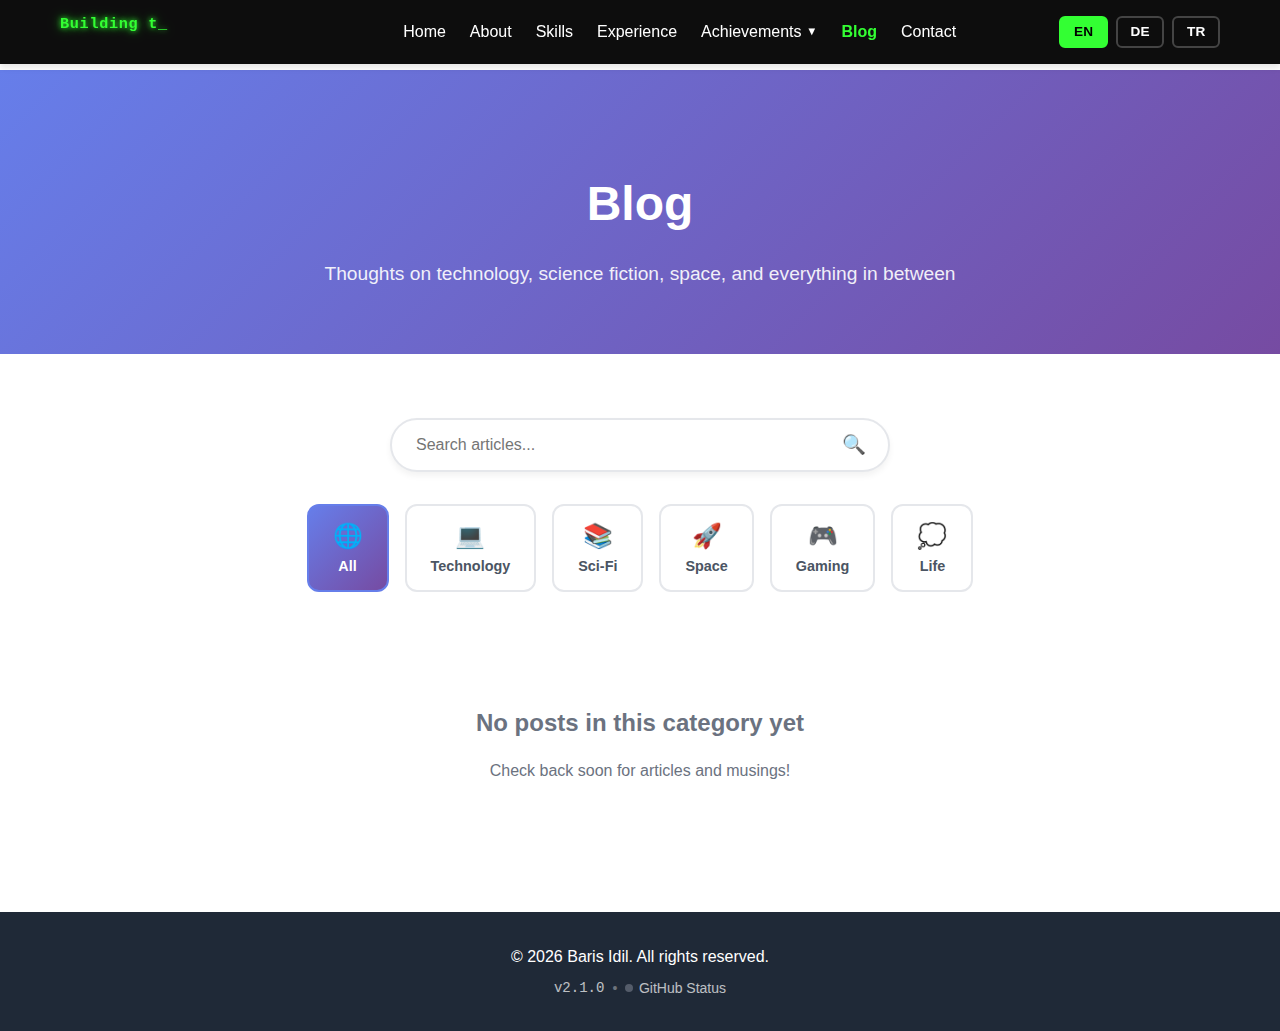
<file: blog.html>
<!DOCTYPE html>
<html lang="en">
<head>
    <meta charset="UTF-8">
    <meta name="viewport" content="width=device-width, initial-scale=1.0">
    <meta name="description" content="Articles and musings by Baris Idil on technology, software architecture, science fiction, space exploration, and life">
    <title>Blog - Baris Idil</title>
    <link rel="stylesheet" href="styles/styles.css">
    <link rel="stylesheet" href="styles/blog.css">
</head>
<body>
    <!-- Navigation -->
    <div id="navbar-placeholder"></div>

    <!-- Blog Header -->
    <section class="blog-header">
        <div class="container">
            <h1 class="blog-title" data-lang-en="Blog" data-lang-de="Blog" data-lang-tr="Blog">Blog</h1>
            <p class="blog-subtitle" data-lang-en="Thoughts on technology, science fiction, space, and everything in between" data-lang-de="Gedanken über Technologie, Science-Fiction, Weltraum und alles dazwischen" data-lang-tr="Teknoloji, bilim kurgu, uzay ve aradaki her şey hakkında düşünceler">Thoughts on technology, science fiction, space, and everything in between</p>
        </div>
    </section>

    <!-- Blog Posts -->
    <section class="blog-posts">
        <div class="container">
            <!-- Search Bar -->
            <div class="blog-search-container">
                <div class="blog-search">
                    <input type="text" id="searchInput" placeholder="Search articles..." aria-label="Search articles">
                    <span class="search-icon">🔍</span>
                </div>
            </div>

            <!-- Category Filter -->
            <div class="blog-filter">
                <button class="filter-btn active" data-category="all">
                    <span class="filter-icon">🌐</span>
                    <span class="filter-label" data-lang-en="All" data-lang-de="Alle" data-lang-tr="Hepsi">All</span>
                </button>
                <button class="filter-btn" data-category="technology">
                    <span class="filter-icon">💻</span>
                    <span class="filter-label" data-lang-en="Technology" data-lang-de="Technologie" data-lang-tr="Teknoloji">Technology</span>
                </button>
                <button class="filter-btn" data-category="science-fiction">
                    <span class="filter-icon">📚</span>
                    <span class="filter-label" data-lang-en="Sci-Fi" data-lang-de="Sci-Fi" data-lang-tr="Bilim Kurgu">Sci-Fi</span>
                </button>
                <button class="filter-btn" data-category="space">
                    <span class="filter-icon">🚀</span>
                    <span class="filter-label" data-lang-en="Space" data-lang-de="Weltraum" data-lang-tr="Uzay">Space</span>
                </button>
                <button class="filter-btn" data-category="gaming">
                    <span class="filter-icon">🎮</span>
                    <span class="filter-label" data-lang-en="Gaming" data-lang-de="Gaming" data-lang-tr="Oyun">Gaming</span>
                </button>
                <button class="filter-btn" data-category="life">
                    <span class="filter-icon">💭</span>
                    <span class="filter-label" data-lang-en="Life" data-lang-de="Leben" data-lang-tr="Yaşam">Life</span>
                </button>
            </div>

            <div class="blog-grid" id="blogGrid">
                <!-- Blog posts will be dynamically loaded here -->
            </div>
        </div>
    </section>

    <!-- Footer -->
    <div id="footer-placeholder"></div>

    <script src="scripts/layout.js"></script>
    <script>
        Layout.renderNavbar('navbar-placeholder', '', 'blog');
        Layout.renderFooter('footer-placeholder');
        Layout.initFooter('');
    </script>
    <script src="scripts/script.js"></script>
    <script src="scripts/blog.js"></script>
</body>
</html>
</file>
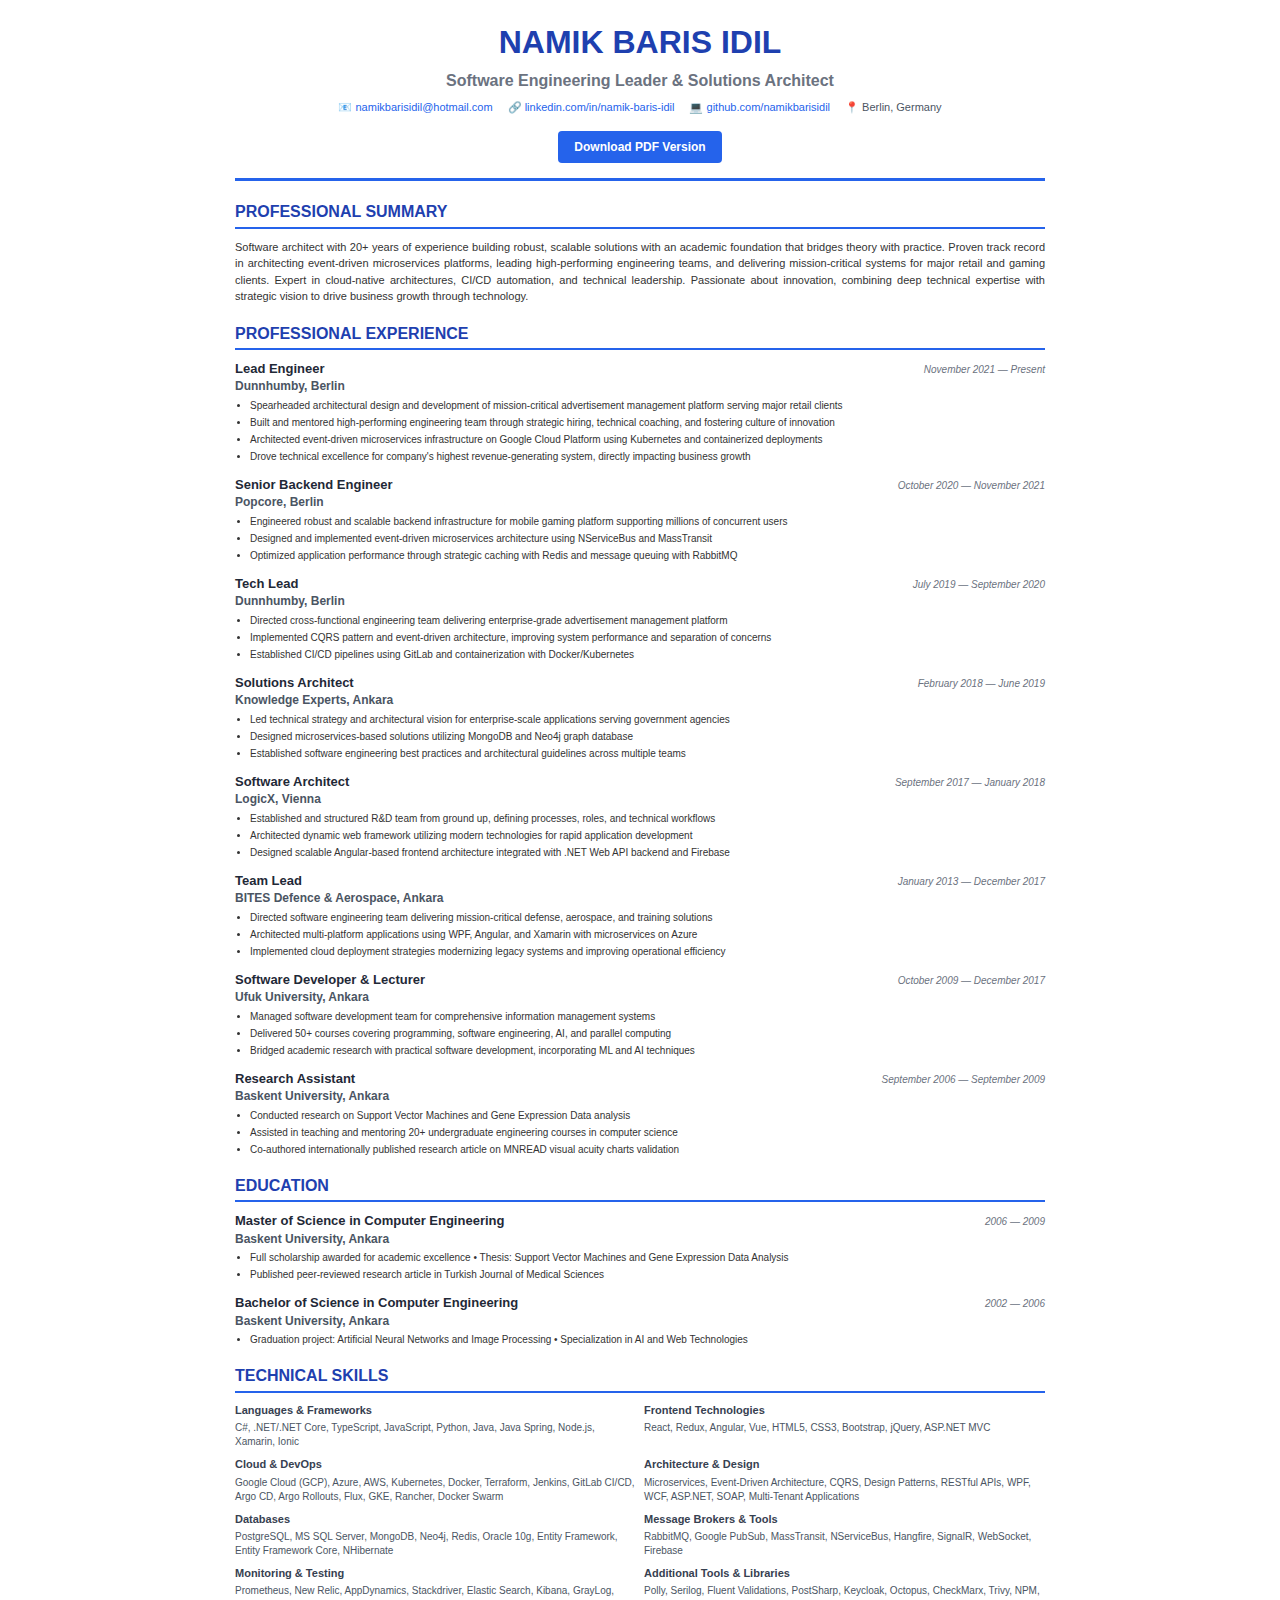
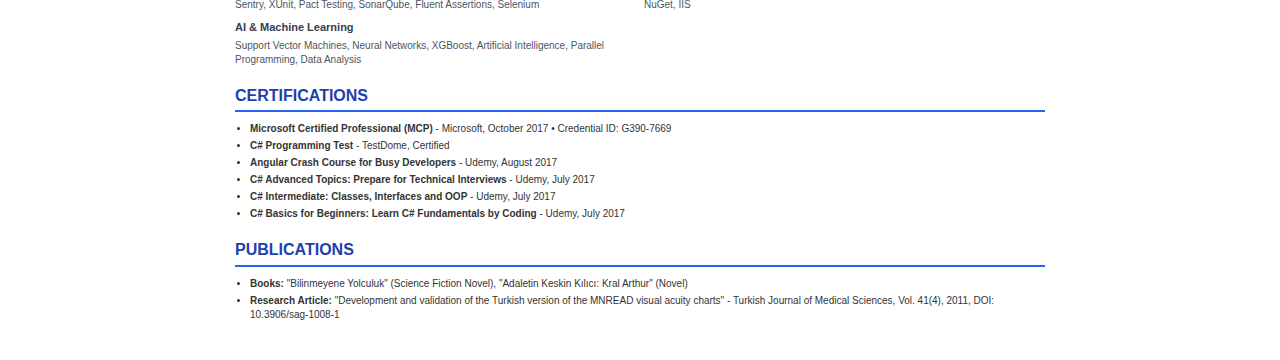
<file: resume.html>
<!DOCTYPE html>
<html lang="en">
<head>
    <meta charset="UTF-8">
    <meta name="viewport" content="width=device-width, initial-scale=1.0">
    <title>Baris Idil - Resume</title>
    <style>
        * {
            margin: 0;
            padding: 0;
            box-sizing: border-box;
        }

        body {
            font-family: 'Segoe UI', Arial, sans-serif;
            line-height: 1.4;
            color: #333;
            background: #fff;
            padding: 20px;
            max-width: 850px;
            margin: 0 auto;
        }

        .header {
            text-align: center;
            margin-bottom: 20px;
            padding-bottom: 15px;
            border-bottom: 3px solid #2563eb;
        }

        .header h1 {
            font-size: 32px;
            color: #1e40af;
            margin-bottom: 5px;
        }

        .header .title {
            font-size: 16px;
            color: #6b7280;
            font-weight: 600;
            margin-bottom: 8px;
        }

        .contact-info {
            font-size: 11px;
            color: #4b5563;
            display: flex;
            justify-content: center;
            gap: 15px;
            flex-wrap: wrap;
        }

        .contact-info a {
            color: #2563eb;
            text-decoration: none;
        }

        .download-btn {
            display: inline-block;
            margin-top: 15px;
            padding: 8px 16px;
            background-color: #2563eb;
            color: white;
            text-decoration: none;
            border-radius: 4px;
            font-size: 12px;
            font-weight: 600;
            transition: background-color 0.2s;
        }

        .download-btn:hover {
            background-color: #1e40af;
        }

        .section {
            margin-bottom: 18px;
        }

        .section-title {
            font-size: 16px;
            color: #1e40af;
            font-weight: 700;
            text-transform: uppercase;
            border-bottom: 2px solid #2563eb;
            padding-bottom: 3px;
            margin-bottom: 10px;
        }

        .summary {
            font-size: 11px;
            text-align: justify;
            line-height: 1.5;
        }

        .experience-item, .education-item {
            margin-bottom: 12px;
            page-break-inside: avoid;
        }

        .item-header {
            display: flex;
            justify-content: space-between;
            align-items: baseline;
            margin-bottom: 4px;
        }

        .item-title {
            font-size: 13px;
            font-weight: 700;
            color: #1f2937;
        }

        .item-company {
            font-size: 12px;
            font-weight: 600;
            color: #4b5563;
        }

        .item-period {
            font-size: 10px;
            color: #6b7280;
            font-style: italic;
        }

        .item-details {
            font-size: 10px;
            margin-left: 15px;
            line-height: 1.4;
        }

        .item-details li {
            margin-bottom: 3px;
        }

        .skills-grid {
            display: grid;
            grid-template-columns: repeat(2, 1fr);
            gap: 8px;
            font-size: 10px;
        }

        .skill-category {
            page-break-inside: avoid;
        }

        .skill-category-title {
            font-size: 11px;
            font-weight: 700;
            color: #374151;
            margin-bottom: 3px;
        }

        .skill-tags {
            color: #4b5563;
            line-height: 1.4;
        }

        .two-column {
            display: grid;
            grid-template-columns: repeat(2, 1fr);
            gap: 15px;
        }

        @media print {
            .download-btn {
                display: none;
            }

            body {
                padding: 0;
                max-width: 100%;
            }

            .section {
                margin-bottom: 15px;
            }

            .header {
                margin-bottom: 15px;
            }

            a {
                color: #333;
            }
        }

        @page {
            size: A4;
            margin: 15mm;
        }

        /* Dark Mode Styles */
        body.dark-mode {
            background-color: #111827;
            color: #f3f4f6;
        }

        body.dark-mode .header h1 {
            color: #60a5fa;
        }

        body.dark-mode .header .title {
            color: #9ca3af;
        }

        body.dark-mode .contact-info {
            color: #d1d5db;
        }

        body.dark-mode .contact-info a {
            color: #60a5fa;
        }

        body.dark-mode .section-title {
            color: #60a5fa;
            border-bottom-color: #60a5fa;
        }

        body.dark-mode .item-title {
            color: #f3f4f6;
        }

        body.dark-mode .item-company {
            color: #d1d5db;
        }

        body.dark-mode .item-period {
            color: #9ca3af;
        }

        body.dark-mode .skill-category-title {
            color: #e5e7eb;
        }

        body.dark-mode .skill-tags {
            color: #d1d5db;
        }

        body.dark-mode .header {
            border-bottom-color: #60a5fa;
        }

        /* Ensure print always uses light mode */
        @media print {
            body.dark-mode {
                background-color: #fff;
                color: #333;
            }
            
            body.dark-mode .header h1 { color: #1e40af; }
            body.dark-mode .header .title { color: #6b7280; }
            body.dark-mode .contact-info { color: #4b5563; }
            body.dark-mode .contact-info a { color: #2563eb; }
            body.dark-mode .section-title { color: #1e40af; border-bottom-color: #2563eb; }
            body.dark-mode .item-title { color: #1f2937; }
            body.dark-mode .item-company { color: #4b5563; }
            body.dark-mode .item-period { color: #6b7280; }
            body.dark-mode .skill-category-title { color: #374151; }
            body.dark-mode .skill-tags { color: #4b5563; }
            body.dark-mode .header { border-bottom-color: #2563eb; }
        }
    </style>
</head>
<body>
    <div class="header">
        <h1>NAMIK BARIS IDIL</h1>
        <div class="title">Software Engineering Leader & Solutions Architect</div>
        <div class="contact-info">
            <span>📧 <a href="mailto:namikbarisidil@hotmail.com">namikbarisidil@hotmail.com</a></span>
            <span>🔗 <a href="https://www.linkedin.com/in/namik-baris-idil/" target="_blank">linkedin.com/in/namik-baris-idil</a></span>
            <span>💻 <a href="https://github.com/namikbarisidil" target="_blank">github.com/namikbarisidil</a></span>
            <span>📍 Berlin, Germany</span>
        </div>
        <a href="documents/baris-idil-resume.pdf" class="download-btn" download>Download PDF Version</a>
    </div>

    <div class="section">
        <div class="section-title">Professional Summary</div>
        <p class="summary">
            Software architect with <span class="years-of-experience">19</span>+ years of experience building robust, scalable solutions with an academic foundation that bridges theory with practice. Proven track record in architecting event-driven microservices platforms, leading high-performing engineering teams, and delivering mission-critical systems for major retail and gaming clients. Expert in cloud-native architectures, CI/CD automation, and technical leadership. Passionate about innovation, combining deep technical expertise with strategic vision to drive business growth through technology.
        </p>
    </div>

    <div class="section">
        <div class="section-title">Professional Experience</div>

        <div class="experience-item">
            <div class="item-header">
                <div>
                    <div class="item-title">Lead Engineer</div>
                    <div class="item-company">Dunnhumby, Berlin</div>
                </div>
                <div class="item-period">November 2021 — Present</div>
            </div>
            <ul class="item-details">
                <li>Spearheaded architectural design and development of mission-critical advertisement management platform serving major retail clients</li>
                <li>Built and mentored high-performing engineering team through strategic hiring, technical coaching, and fostering culture of innovation</li>
                <li>Architected event-driven microservices infrastructure on Google Cloud Platform using Kubernetes and containerized deployments</li>
                <li>Drove technical excellence for company's highest revenue-generating system, directly impacting business growth</li>
            </ul>
        </div>

        <div class="experience-item">
            <div class="item-header">
                <div>
                    <div class="item-title">Senior Backend Engineer</div>
                    <div class="item-company">Popcore, Berlin</div>
                </div>
                <div class="item-period">October 2020 — November 2021</div>
            </div>
            <ul class="item-details">
                <li>Engineered robust and scalable backend infrastructure for mobile gaming platform supporting millions of concurrent users</li>
                <li>Designed and implemented event-driven microservices architecture using NServiceBus and MassTransit</li>
                <li>Optimized application performance through strategic caching with Redis and message queuing with RabbitMQ</li>
            </ul>
        </div>

        <div class="experience-item">
            <div class="item-header">
                <div>
                    <div class="item-title">Tech Lead</div>
                    <div class="item-company">Dunnhumby, Berlin</div>
                </div>
                <div class="item-period">July 2019 — September 2020</div>
            </div>
            <ul class="item-details">
                <li>Directed cross-functional engineering team delivering enterprise-grade advertisement management platform</li>
                <li>Implemented CQRS pattern and event-driven architecture, improving system performance and separation of concerns</li>
                <li>Established CI/CD pipelines using GitLab and containerization with Docker/Kubernetes</li>
            </ul>
        </div>

        <div class="experience-item">
            <div class="item-header">
                <div>
                    <div class="item-title">Solutions Architect</div>
                    <div class="item-company">Knowledge Experts, Ankara</div>
                </div>
                <div class="item-period">February 2018 — June 2019</div>
            </div>
            <ul class="item-details">
                <li>Led technical strategy and architectural vision for enterprise-scale applications serving government agencies</li>
                <li>Designed microservices-based solutions utilizing MongoDB and Neo4j graph database</li>
                <li>Established software engineering best practices and architectural guidelines across multiple teams</li>
            </ul>
        </div>

        <div class="experience-item">
            <div class="item-header">
                <div>
                    <div class="item-title">Software Architect</div>
                    <div class="item-company">LogicX, Vienna</div>
                </div>
                <div class="item-period">September 2017 — January 2018</div>
            </div>
            <ul class="item-details">
                <li>Established and structured R&D team from ground up, defining processes, roles, and technical workflows</li>
                <li>Architected dynamic web framework utilizing modern technologies for rapid application development</li>
                <li>Designed scalable Angular-based frontend architecture integrated with .NET Web API backend and Firebase</li>
            </ul>
        </div>

        <div class="experience-item">
            <div class="item-header">
                <div>
                    <div class="item-title">Team Lead</div>
                    <div class="item-company">BITES Defence & Aerospace, Ankara</div>
                </div>
                <div class="item-period">January 2013 — December 2017</div>
            </div>
            <ul class="item-details">
                <li>Directed software engineering team delivering mission-critical defense, aerospace, and training solutions</li>
                <li>Architected multi-platform applications using WPF, Angular, and Xamarin with microservices on Azure</li>
                <li>Implemented cloud deployment strategies modernizing legacy systems and improving operational efficiency</li>
            </ul>
        </div>

        <div class="experience-item">
            <div class="item-header">
                <div>
                    <div class="item-title">Software Developer & Lecturer</div>
                    <div class="item-company">Ufuk University, Ankara</div>
                </div>
                <div class="item-period">October 2009 — December 2017</div>
            </div>
            <ul class="item-details">
                <li>Managed software development team for comprehensive information management systems</li>
                <li>Delivered 50+ courses covering programming, software engineering, AI, and parallel computing</li>
                <li>Bridged academic research with practical software development, incorporating ML and AI techniques</li>
            </ul>
        </div>

        <div class="experience-item">
            <div class="item-header">
                <div>
                    <div class="item-title">Research Assistant</div>
                    <div class="item-company">Baskent University, Ankara</div>
                </div>
                <div class="item-period">September 2006 — September 2009</div>
            </div>
            <ul class="item-details">
                <li>Conducted research on Support Vector Machines and Gene Expression Data analysis</li>
                <li>Assisted in teaching and mentoring 20+ undergraduate engineering courses in computer science</li>
                <li>Co-authored internationally published research article on MNREAD visual acuity charts validation</li>
            </ul>
        </div>
    </div>

    <div class="section">
        <div class="section-title">Education</div>

        <div class="education-item">
            <div class="item-header">
                <div>
                    <div class="item-title">Master of Science in Computer Engineering</div>
                    <div class="item-company">Baskent University, Ankara</div>
                </div>
                <div class="item-period">2006 — 2009</div>
            </div>
            <ul class="item-details">
                <li>Full scholarship awarded for academic excellence • Thesis: Support Vector Machines and Gene Expression Data Analysis</li>
                <li>Published peer-reviewed research article in Turkish Journal of Medical Sciences</li>
            </ul>
        </div>

        <div class="education-item">
            <div class="item-header">
                <div>
                    <div class="item-title">Bachelor of Science in Computer Engineering</div>
                    <div class="item-company">Baskent University, Ankara</div>
                </div>
                <div class="item-period">2002 — 2006</div>
            </div>
            <ul class="item-details">
                <li>Graduation project: Artificial Neural Networks and Image Processing • Specialization in AI and Web Technologies</li>
            </ul>
        </div>
    </div>

    <div class="section">
        <div class="section-title">Technical Skills</div>
        <div class="skills-grid">
            <div class="skill-category">
                <div class="skill-category-title">Languages & Frameworks</div>
                <div class="skill-tags">C#, .NET/.NET Core, TypeScript, JavaScript, Python, Java, Java Spring, Node.js, Xamarin, Ionic</div>
            </div>
            <div class="skill-category">
                <div class="skill-category-title">Frontend Technologies</div>
                <div class="skill-tags">React, Redux, Angular, Vue, HTML5, CSS3, Bootstrap, jQuery, ASP.NET MVC</div>
            </div>
            <div class="skill-category">
                <div class="skill-category-title">Cloud & DevOps</div>
                <div class="skill-tags">Google Cloud (GCP), Azure, AWS, Kubernetes, Docker, Terraform, Jenkins, GitLab CI/CD, Argo CD, Argo Rollouts, Flux, GKE, Rancher, Docker Swarm</div>
            </div>
            <div class="skill-category">
                <div class="skill-category-title">Architecture & Design</div>
                <div class="skill-tags">Microservices, Event-Driven Architecture, CQRS, Design Patterns, RESTful APIs, WPF, WCF, ASP.NET, SOAP, Multi-Tenant Applications</div>
            </div>
            <div class="skill-category">
                <div class="skill-category-title">Databases</div>
                <div class="skill-tags">PostgreSQL, MS SQL Server, MongoDB, Neo4j, Redis, Oracle 10g, Entity Framework, Entity Framework Core, NHibernate</div>
            </div>
            <div class="skill-category">
                <div class="skill-category-title">Message Brokers & Tools</div>
                <div class="skill-tags">RabbitMQ, Google PubSub, MassTransit, NServiceBus, Hangfire, SignalR, WebSocket, Firebase</div>
            </div>
            <div class="skill-category">
                <div class="skill-category-title">Monitoring & Testing</div>
                <div class="skill-tags">Prometheus, New Relic, AppDynamics, Stackdriver, Elastic Search, Kibana, GrayLog, Sentry, XUnit, Pact Testing, SonarQube, Fluent Assertions, Selenium</div>
            </div>
            <div class="skill-category">
                <div class="skill-category-title">Additional Tools & Libraries</div>
                <div class="skill-tags">Polly, Serilog, Fluent Validations, PostSharp, Keycloak, Octopus, CheckMarx, Trivy, NPM, NuGet, IIS</div>
            </div>
            <div class="skill-category">
                <div class="skill-category-title">AI & Machine Learning</div>
                <div class="skill-tags">Support Vector Machines, Neural Networks, XGBoost, Artificial Intelligence, Parallel Programming, Data Analysis</div>
            </div>
        </div>
    </div>

    <div class="section">
        <div class="section-title">Certifications</div>
        <div class="item-details">
            <li><strong>Microsoft Certified Professional (MCP)</strong> - Microsoft, October 2017 • Credential ID: G390-7669</li>
            <li><strong>C# Programming Test</strong> - TestDome, Certified</li>
            <li><strong>Angular Crash Course for Busy Developers</strong> - Udemy, August 2017</li>
            <li><strong>C# Advanced Topics: Prepare for Technical Interviews</strong> - Udemy, July 2017</li>
            <li><strong>C# Intermediate: Classes, Interfaces and OOP</strong> - Udemy, July 2017</li>
            <li><strong>C# Basics for Beginners: Learn C# Fundamentals by Coding</strong> - Udemy, July 2017</li>
        </div>
    </div>

    <div class="section">
        <div class="section-title">Publications</div>
        <div class="item-details">
            <li><strong>Books:</strong> "Bilinmeyene Yolculuk" (Science Fiction Novel), "Adaletin Keskin Kılıcı: Kral Arthur" (Novel)</li>
            <li><strong>Research Article:</strong> "Development and validation of the Turkish version of the MNREAD visual acuity charts" - Turkish Journal of Medical Sciences, Vol. 41(4), 2011, DOI: 10.3906/sag-1008-1</li>
        </div>
    </div>

    <script>
        // Update years of experience dynamically
        const careerStartYear = 2006;
        const currentYear = new Date().getFullYear();
        const yearsOfExperience = currentYear - careerStartYear;
        document.querySelectorAll('.years-of-experience').forEach(element => {
            element.textContent = yearsOfExperience;
        });

        // Check for saved theme preference or system preference
        function initTheme() {
            const savedTheme = localStorage.getItem('theme');
            const systemPrefersDark = window.matchMedia('(prefers-color-scheme: dark)').matches;
            
            if (savedTheme === 'dark' || (!savedTheme && systemPrefersDark)) {
                document.body.classList.add('dark-mode');
            }
        }

        // Run on load
        initTheme();
    </script>
</body>
</html>
</file>
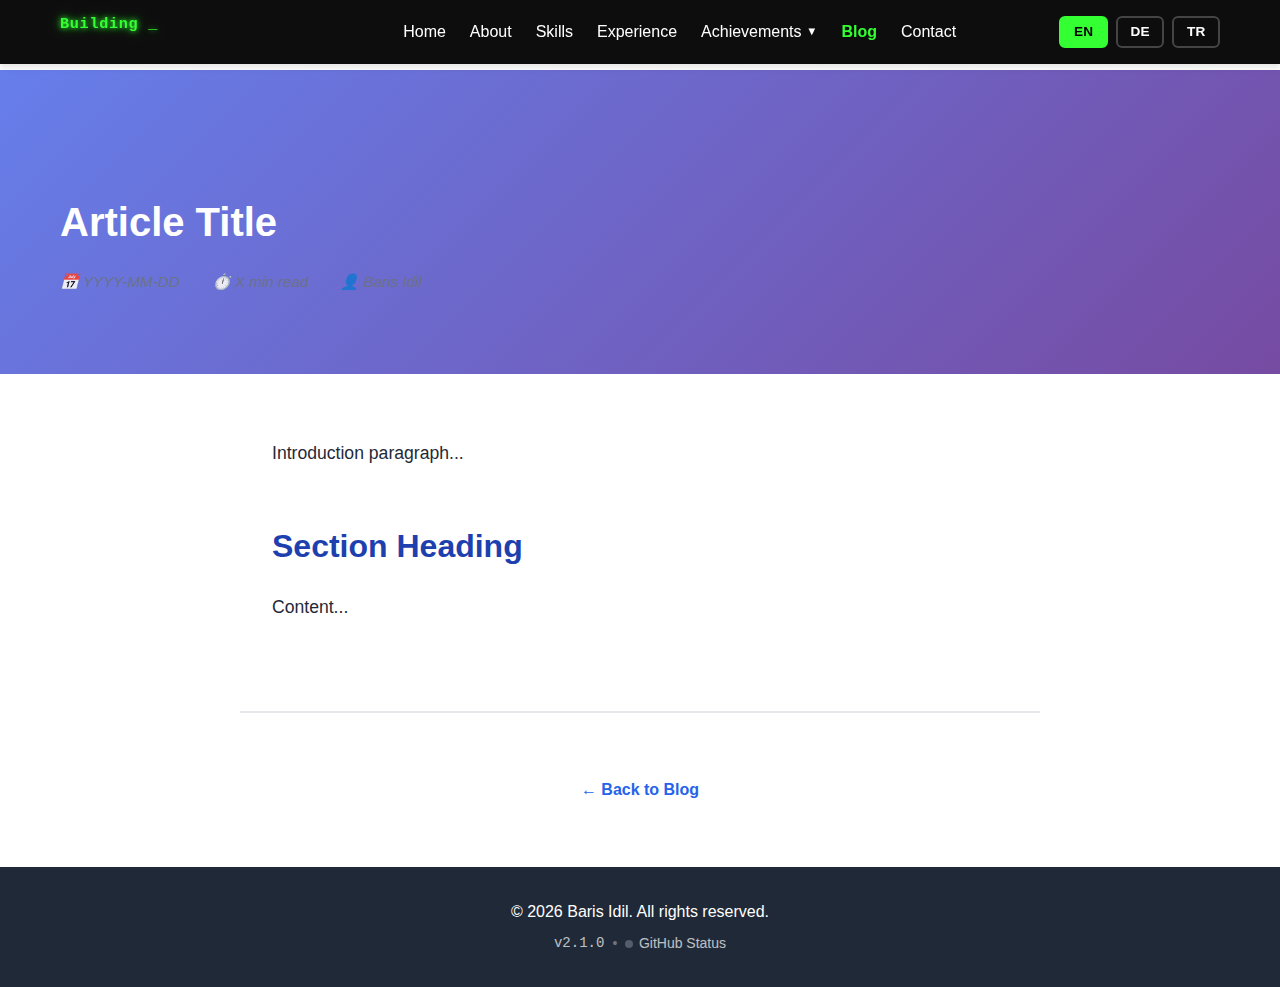
<file: blog/template.html>
<!DOCTYPE html>
<html lang="en">
<head>
    <meta charset="UTF-8">
    <meta name="viewport" content="width=device-width, initial-scale=1.0">
    <!-- TODO: Update description -->
    <meta name="description" content="Brief description of the article for SEO">
    <!-- TODO: Update title -->
    <title>Article Title - Baris Idil</title>
    <link rel="stylesheet" href="../styles/styles.css">
    <link rel="stylesheet" href="../styles/blog.css">
</head>
<body>
    <!-- Navigation -->
    <div id="navbar-placeholder"></div>

    <!-- Article Header -->
    <section class="article-header">
        <div class="container">
            <!-- TODO: Update Title -->
            <h1 class="article-title">Article Title</h1>
            <div class="article-meta">
                <!-- TODO: Update Date and Read Time -->
                <span>📅 YYYY-MM-DD</span>
                <span>⏱️ X min read</span>
                <span>👤 Baris Idil</span>
            </div>
        </div>
    </section>

    <!-- Article Content -->
    <article class="article-content">
        <!-- TODO: Write your content here -->
        <p class="lead">
            Introduction paragraph...
        </p>

        <h2>Section Heading</h2>
        <p>
            Content...
        </p>

        <!-- Example Code Block -->
        <!--
        <pre><code>
        // Code here
        </code></pre>
        -->
    </article>

    <!-- Article Navigation -->
    <div class="article-nav">
        <a href="../blog.html" class="back-to-blog">← Back to Blog</a>
    </div>

    <!-- Footer -->
    <div id="footer-placeholder"></div>

    <!-- Scripts -->
    <script src="../scripts/layout.js"></script>
    <script>
        Layout.renderNavbar('navbar-placeholder', '../', 'blog');
        Layout.renderFooter('footer-placeholder');
        Layout.initFooter('../');
    </script>
    <script src="../scripts/script.js"></script>
    <script src="../scripts/blog.js"></script>
</body>
</html>
</file>
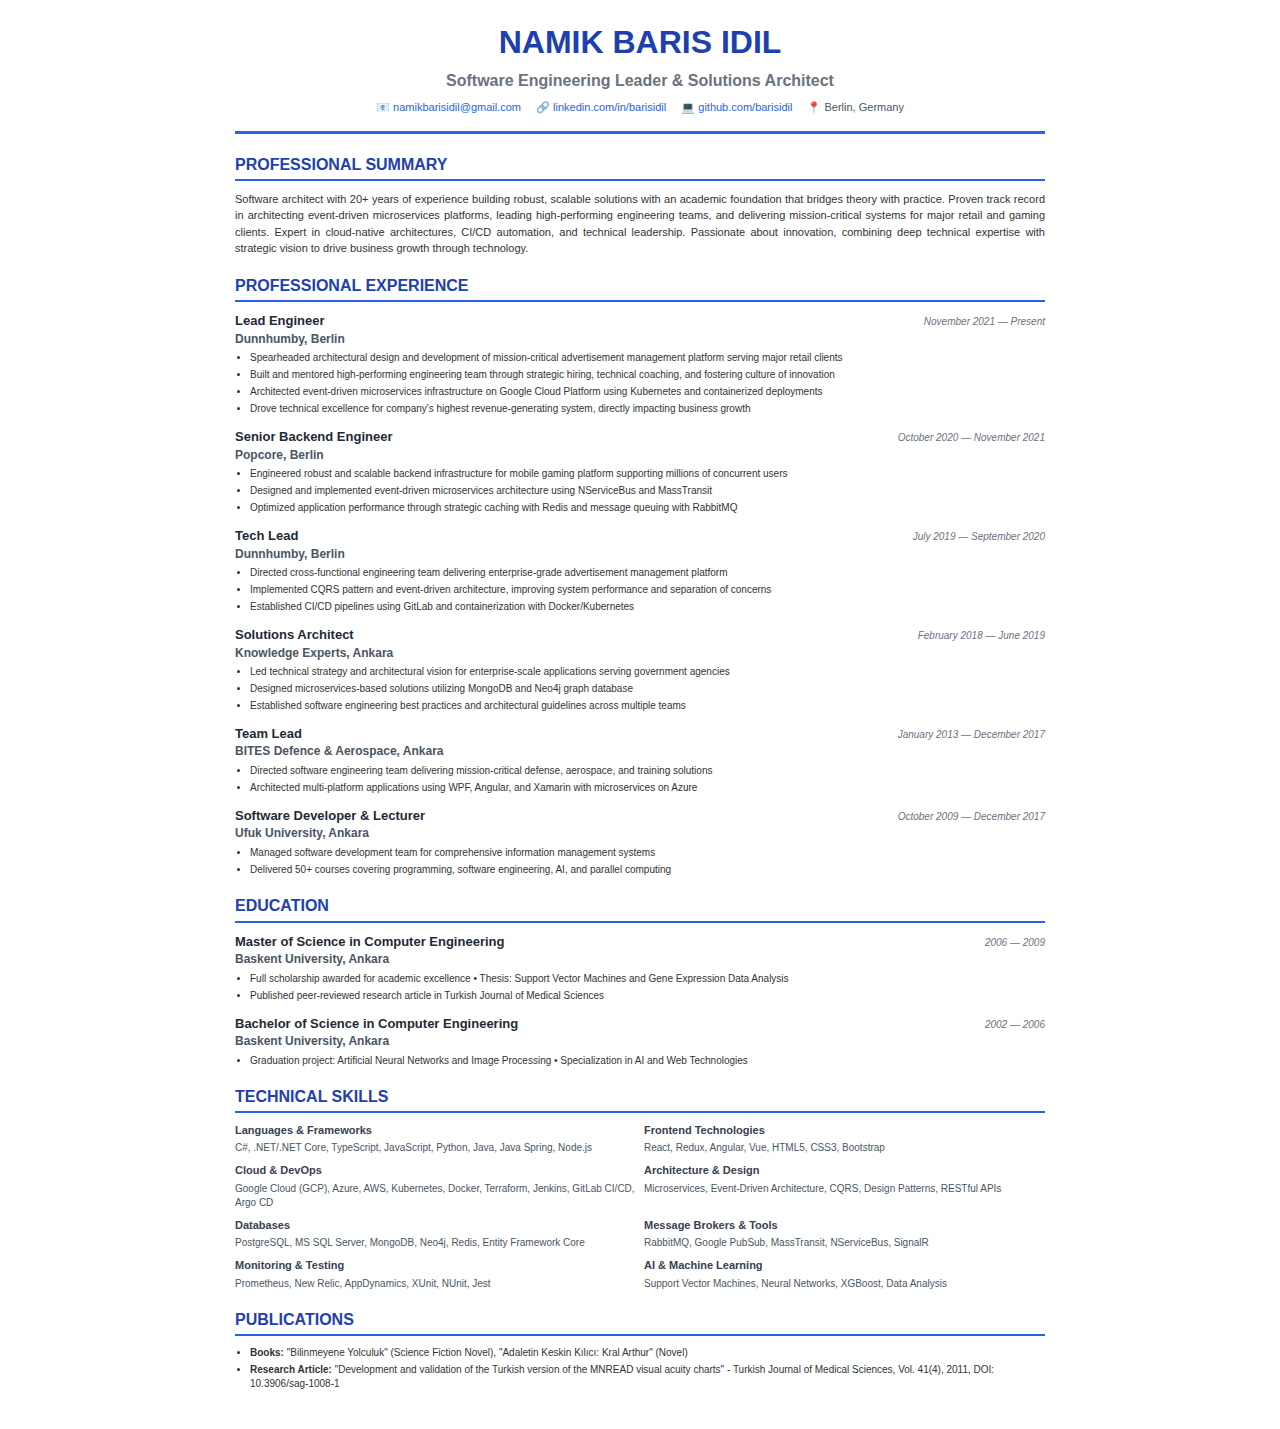
<file: src/resume.html>
<!DOCTYPE html>
<html lang="en">
<head>
    <meta charset="UTF-8">
    <meta name="viewport" content="width=device-width, initial-scale=1.0">
    <title>Baris Idil - Resume</title>
    <style>
        * {
            margin: 0;
            padding: 0;
            box-sizing: border-box;
        }

        body {
            font-family: 'Segoe UI', Arial, sans-serif;
            line-height: 1.4;
            color: #333;
            background: #fff;
            padding: 20px;
            max-width: 850px;
            margin: 0 auto;
        }

        .header {
            text-align: center;
            margin-bottom: 20px;
            padding-bottom: 15px;
            border-bottom: 3px solid #2563eb;
        }

        .header h1 {
            font-size: 32px;
            color: #1e40af;
            margin-bottom: 5px;
        }

        .header .title {
            font-size: 16px;
            color: #6b7280;
            font-weight: 600;
            margin-bottom: 8px;
        }

        .contact-info {
            font-size: 11px;
            color: #4b5563;
            display: flex;
            justify-content: center;
            gap: 15px;
            flex-wrap: wrap;
        }

        .contact-info a {
            color: #2563eb;
            text-decoration: none;
        }

        .section {
            margin-bottom: 18px;
        }

        .section-title {
            font-size: 16px;
            color: #1e40af;
            font-weight: 700;
            text-transform: uppercase;
            border-bottom: 2px solid #2563eb;
            padding-bottom: 3px;
            margin-bottom: 10px;
        }

        .summary {
            font-size: 11px;
            text-align: justify;
            line-height: 1.5;
        }

        .experience-item, .education-item {
            margin-bottom: 12px;
            page-break-inside: avoid;
        }

        .item-header {
            display: flex;
            justify-content: space-between;
            align-items: baseline;
            margin-bottom: 4px;
        }

        .item-title {
            font-size: 13px;
            font-weight: 700;
            color: #1f2937;
        }

        .item-company {
            font-size: 12px;
            font-weight: 600;
            color: #4b5563;
        }

        .item-period {
            font-size: 10px;
            color: #6b7280;
            font-style: italic;
        }

        .item-details {
            font-size: 10px;
            margin-left: 15px;
            line-height: 1.4;
        }

        .item-details li {
            margin-bottom: 3px;
        }

        .skills-grid {
            display: grid;
            grid-template-columns: repeat(2, 1fr);
            gap: 8px;
            font-size: 10px;
        }

        .skill-category {
            page-break-inside: avoid;
        }

        .skill-category-title {
            font-size: 11px;
            font-weight: 700;
            color: #374151;
            margin-bottom: 3px;
        }

        .skill-tags {
            color: #4b5563;
            line-height: 1.4;
        }

        .two-column {
            display: grid;
            grid-template-columns: repeat(2, 1fr);
            gap: 15px;
        }

        @media print {
            body {
                padding: 0;
                max-width: 100%;
            }

            .section {
                margin-bottom: 15px;
            }

            .header {
                margin-bottom: 15px;
            }

            a {
                color: #333;
            }
        }

        @page {
            size: A4;
            margin: 15mm;
        }
    </style>
</head>
<body>
    <div class="header">
        <h1>NAMIK BARIS IDIL</h1>
        <div class="title">Software Engineering Leader & Solutions Architect</div>
        <div class="contact-info">
            <span>📧 <a href="mailto:namikbarisidil@gmail.com">namikbarisidil@gmail.com</a></span>
            <span>🔗 <a href="https://linkedin.com/in/barisidil" target="_blank">linkedin.com/in/barisidil</a></span>
            <span>💻 <a href="https://github.com/barisidil" target="_blank">github.com/barisidil</a></span>
            <span>📍 Berlin, Germany</span>
        </div>
    </div>

    <div class="section">
        <div class="section-title">Professional Summary</div>
        <p class="summary">
            Software architect with <span class="years-of-experience">19</span>+ years of experience building robust, scalable solutions with an academic foundation that bridges theory with practice. Proven track record in architecting event-driven microservices platforms, leading high-performing engineering teams, and delivering mission-critical systems for major retail and gaming clients. Expert in cloud-native architectures, CI/CD automation, and technical leadership. Passionate about innovation, combining deep technical expertise with strategic vision to drive business growth through technology.
        </p>
    </div>

    <div class="section">
        <div class="section-title">Professional Experience</div>

        <div class="experience-item">
            <div class="item-header">
                <div>
                    <div class="item-title">Lead Engineer</div>
                    <div class="item-company">Dunnhumby, Berlin</div>
                </div>
                <div class="item-period">November 2021 — Present</div>
            </div>
            <ul class="item-details">
                <li>Spearheaded architectural design and development of mission-critical advertisement management platform serving major retail clients</li>
                <li>Built and mentored high-performing engineering team through strategic hiring, technical coaching, and fostering culture of innovation</li>
                <li>Architected event-driven microservices infrastructure on Google Cloud Platform using Kubernetes and containerized deployments</li>
                <li>Drove technical excellence for company's highest revenue-generating system, directly impacting business growth</li>
            </ul>
        </div>

        <div class="experience-item">
            <div class="item-header">
                <div>
                    <div class="item-title">Senior Backend Engineer</div>
                    <div class="item-company">Popcore, Berlin</div>
                </div>
                <div class="item-period">October 2020 — November 2021</div>
            </div>
            <ul class="item-details">
                <li>Engineered robust and scalable backend infrastructure for mobile gaming platform supporting millions of concurrent users</li>
                <li>Designed and implemented event-driven microservices architecture using NServiceBus and MassTransit</li>
                <li>Optimized application performance through strategic caching with Redis and message queuing with RabbitMQ</li>
            </ul>
        </div>

        <div class="experience-item">
            <div class="item-header">
                <div>
                    <div class="item-title">Tech Lead</div>
                    <div class="item-company">Dunnhumby, Berlin</div>
                </div>
                <div class="item-period">July 2019 — September 2020</div>
            </div>
            <ul class="item-details">
                <li>Directed cross-functional engineering team delivering enterprise-grade advertisement management platform</li>
                <li>Implemented CQRS pattern and event-driven architecture, improving system performance and separation of concerns</li>
                <li>Established CI/CD pipelines using GitLab and containerization with Docker/Kubernetes</li>
            </ul>
        </div>

        <div class="experience-item">
            <div class="item-header">
                <div>
                    <div class="item-title">Solutions Architect</div>
                    <div class="item-company">Knowledge Experts, Ankara</div>
                </div>
                <div class="item-period">February 2018 — June 2019</div>
            </div>
            <ul class="item-details">
                <li>Led technical strategy and architectural vision for enterprise-scale applications serving government agencies</li>
                <li>Designed microservices-based solutions utilizing MongoDB and Neo4j graph database</li>
                <li>Established software engineering best practices and architectural guidelines across multiple teams</li>
            </ul>
        </div>

        <div class="experience-item">
            <div class="item-header">
                <div>
                    <div class="item-title">Team Lead</div>
                    <div class="item-company">BITES Defence & Aerospace, Ankara</div>
                </div>
                <div class="item-period">January 2013 — December 2017</div>
            </div>
            <ul class="item-details">
                <li>Directed software engineering team delivering mission-critical defense, aerospace, and training solutions</li>
                <li>Architected multi-platform applications using WPF, Angular, and Xamarin with microservices on Azure</li>
            </ul>
        </div>

        <div class="experience-item">
            <div class="item-header">
                <div>
                    <div class="item-title">Software Developer & Lecturer</div>
                    <div class="item-company">Ufuk University, Ankara</div>
                </div>
                <div class="item-period">October 2009 — December 2017</div>
            </div>
            <ul class="item-details">
                <li>Managed software development team for comprehensive information management systems</li>
                <li>Delivered 50+ courses covering programming, software engineering, AI, and parallel computing</li>
            </ul>
        </div>
    </div>

    <div class="section">
        <div class="section-title">Education</div>

        <div class="education-item">
            <div class="item-header">
                <div>
                    <div class="item-title">Master of Science in Computer Engineering</div>
                    <div class="item-company">Baskent University, Ankara</div>
                </div>
                <div class="item-period">2006 — 2009</div>
            </div>
            <ul class="item-details">
                <li>Full scholarship awarded for academic excellence • Thesis: Support Vector Machines and Gene Expression Data Analysis</li>
                <li>Published peer-reviewed research article in Turkish Journal of Medical Sciences</li>
            </ul>
        </div>

        <div class="education-item">
            <div class="item-header">
                <div>
                    <div class="item-title">Bachelor of Science in Computer Engineering</div>
                    <div class="item-company">Baskent University, Ankara</div>
                </div>
                <div class="item-period">2002 — 2006</div>
            </div>
            <ul class="item-details">
                <li>Graduation project: Artificial Neural Networks and Image Processing • Specialization in AI and Web Technologies</li>
            </ul>
        </div>
    </div>

    <div class="section">
        <div class="section-title">Technical Skills</div>
        <div class="skills-grid">
            <div class="skill-category">
                <div class="skill-category-title">Languages & Frameworks</div>
                <div class="skill-tags">C#, .NET/.NET Core, TypeScript, JavaScript, Python, Java, Java Spring, Node.js</div>
            </div>
            <div class="skill-category">
                <div class="skill-category-title">Frontend Technologies</div>
                <div class="skill-tags">React, Redux, Angular, Vue, HTML5, CSS3, Bootstrap</div>
            </div>
            <div class="skill-category">
                <div class="skill-category-title">Cloud & DevOps</div>
                <div class="skill-tags">Google Cloud (GCP), Azure, AWS, Kubernetes, Docker, Terraform, Jenkins, GitLab CI/CD, Argo CD</div>
            </div>
            <div class="skill-category">
                <div class="skill-category-title">Architecture & Design</div>
                <div class="skill-tags">Microservices, Event-Driven Architecture, CQRS, Design Patterns, RESTful APIs</div>
            </div>
            <div class="skill-category">
                <div class="skill-category-title">Databases</div>
                <div class="skill-tags">PostgreSQL, MS SQL Server, MongoDB, Neo4j, Redis, Entity Framework Core</div>
            </div>
            <div class="skill-category">
                <div class="skill-category-title">Message Brokers & Tools</div>
                <div class="skill-tags">RabbitMQ, Google PubSub, MassTransit, NServiceBus, SignalR</div>
            </div>
            <div class="skill-category">
                <div class="skill-category-title">Monitoring & Testing</div>
                <div class="skill-tags">Prometheus, New Relic, AppDynamics, XUnit, NUnit, Jest</div>
            </div>
            <div class="skill-category">
                <div class="skill-category-title">AI & Machine Learning</div>
                <div class="skill-tags">Support Vector Machines, Neural Networks, XGBoost, Data Analysis</div>
            </div>
        </div>
    </div>

    <div class="section">
        <div class="section-title">Publications</div>
        <div class="item-details">
            <li><strong>Books:</strong> "Bilinmeyene Yolculuk" (Science Fiction Novel), "Adaletin Keskin Kılıcı: Kral Arthur" (Novel)</li>
            <li><strong>Research Article:</strong> "Development and validation of the Turkish version of the MNREAD visual acuity charts" - Turkish Journal of Medical Sciences, Vol. 41(4), 2011, DOI: 10.3906/sag-1008-1</li>
        </div>
    </div>

    <script>
        // Update years of experience dynamically
        const careerStartYear = 2006;
        const currentYear = new Date().getFullYear();
        const yearsOfExperience = currentYear - careerStartYear;
        document.querySelectorAll('.years-of-experience').forEach(element => {
            element.textContent = yearsOfExperience;
        });
    </script>
</body>
</html>
</file>
<file: styles/blog.css>
/* Blog Styles */

.blog-header {
    background: linear-gradient(135deg, #667eea 0%, #764ba2 100%);
    color: white;
    padding: 6rem 0 4rem;
    margin-top: 70px;
    text-align: center;
}

.blog-title {
    font-size: 3rem;
    margin-bottom: 1rem;
    animation: fadeInUp 1s ease;
}

.blog-subtitle {
    font-size: 1.2rem;
    opacity: 0.9;
    animation: fadeInUp 1s ease 0.2s backwards;
}

.blog-posts {
    padding: 4rem 0;
    min-height: 60vh;
}

.blog-filter {
    display: flex;
    gap: 1rem;
    margin-bottom: 3rem;
    flex-wrap: wrap;
    justify-content: center;
    padding: 0 1rem;
}

.filter-btn {
    display: flex;
    flex-direction: column;
    align-items: center;
    gap: 0.5rem;
    padding: 1rem 1.5rem;
    background: white;
    border: 2px solid #e5e7eb;
    border-radius: 12px;
    cursor: pointer;
    transition: all 0.3s ease;
    font-size: 0.9rem;
    font-weight: 600;
    color: #4b5563;
}

.filter-btn:hover {
    border-color: #2563eb;
    transform: translateY(-2px);
    box-shadow: 0 4px 8px rgba(37, 99, 235, 0.1);
}

.filter-btn.active {
    background: linear-gradient(135deg, #667eea 0%, #764ba2 100%);
    border-color: #667eea;
    color: white;
}

.filter-icon {
    font-size: 1.5rem;
}

.filter-label {
    white-space: nowrap;
}

.blog-grid {
    display: grid;
    grid-template-columns: repeat(auto-fill, minmax(350px, 1fr));
    gap: 2rem;
}

.blog-card.hidden {
    display: none;
}

.blog-card {
    background: white;
    border-radius: 12px;
    overflow: hidden;
    box-shadow: 0 4px 6px rgba(0, 0, 0, 0.1);
    transition: transform 0.3s ease, box-shadow 0.3s ease;
    cursor: pointer;
}

.blog-card:hover {
    transform: translateY(-5px);
    box-shadow: 0 10px 20px rgba(0, 0, 0, 0.15);
}

.blog-card-image {
    width: 100%;
    height: 200px;
    background: linear-gradient(135deg, #667eea 0%, #764ba2 100%);
    display: flex;
    align-items: center;
    justify-content: center;
    font-size: 4rem;
    color: rgba(255, 255, 255, 0.8);
}

.blog-card-content {
    padding: 1.5rem;
}

.blog-card-meta {
    display: flex;
    gap: 1rem;
    font-size: 0.85rem;
    color: #6b7280;
    margin-bottom: 1rem;
}

.blog-card-date {
    display: flex;
    align-items: center;
    gap: 0.3rem;
}

.blog-card-readtime {
    display: flex;
    align-items: center;
    gap: 0.3rem;
}

.blog-card-title {
    font-size: 1.5rem;
    color: #1f2937;
    margin-bottom: 0.75rem;
    line-height: 1.3;
}

.blog-card-excerpt {
    font-size: 0.95rem;
    color: #4b5563;
    line-height: 1.6;
    margin-bottom: 1rem;
}

.blog-card-tags {
    display: flex;
    flex-wrap: wrap;
    gap: 0.5rem;
    margin-bottom: 1rem;
}

.blog-tag {
    background: #e5e7eb;
    color: #374151;
    padding: 0.25rem 0.75rem;
    border-radius: 20px;
    font-size: 0.8rem;
    font-weight: 500;
}

.blog-card-footer {
    display: flex;
    justify-content: space-between;
    align-items: center;
}

.read-more {
    color: #2563eb;
    font-weight: 600;
    text-decoration: none;
    display: inline-flex;
    align-items: center;
    gap: 0.3rem;
    transition: gap 0.3s ease;
}

.read-more:hover {
    gap: 0.6rem;
}

/* Search Bar */
.blog-search-container {
    display: flex;
    justify-content: center;
    margin-bottom: 2rem;
    padding: 0 1rem;
}

.blog-search {
    position: relative;
    width: 100%;
    max-width: 500px;
}

.blog-search input {
    width: 100%;
    padding: 1rem 1.5rem;
    padding-right: 3rem;
    border: 2px solid #e5e7eb;
    border-radius: 50px;
    font-size: 1rem;
    transition: all 0.3s ease;
    outline: none;
    box-shadow: 0 4px 6px rgba(0, 0, 0, 0.05);
}

.blog-search input:focus {
    border-color: #667eea;
    box-shadow: 0 4px 12px rgba(102, 126, 234, 0.2);
}

.blog-search .search-icon {
    position: absolute;
    right: 1.5rem;
    top: 50%;
    transform: translateY(-50%);
    font-size: 1.2rem;
    color: #9ca3af;
    pointer-events: none;
}

/* Article Page Styles */
.article-header {
    background: linear-gradient(135deg, #667eea 0%, #764ba2 100%);
    color: white;
    padding: 8rem 0 4rem;
    margin-top: 70px;
}

.article-title {
    font-size: 2.5rem;
    margin-bottom: 1.5rem;
    line-height: 1.2;
}

.article-meta {
    display: flex;
    gap: 2rem;
    font-size: 0.95rem;
    opacity: 0.9;
    flex-wrap: wrap;
}

.article-content {
    max-width: 800px;
    margin: 0 auto;
    padding: 4rem 2rem;
    font-size: 1.1rem;
    line-height: 1.8;
    color: #1f2937;
}

.article-content h2 {
    font-size: 2rem;
    color: #1e40af;
    margin-top: 3rem;
    margin-bottom: 1rem;
}

.article-content h3 {
    font-size: 1.5rem;
    color: #1e40af;
    margin-top: 2rem;
    margin-bottom: 0.75rem;
}

.article-content p {
    margin-bottom: 1.5rem;
}

.article-content ul, .article-content ol {
    margin-bottom: 1.5rem;
    padding-left: 2rem;
}

.article-content li {
    margin-bottom: 0.5rem;
}

.article-content code {
    background: #f3f4f6;
    padding: 0.2rem 0.4rem;
    border-radius: 4px;
    font-family: 'Courier New', monospace;
    font-size: 0.95em;
    color: #dc2626;
}

.article-content pre {
    background: #1f2937;
    color: #f3f4f6;
    padding: 1.5rem;
    border-radius: 8px;
    overflow-x: auto;
    margin-bottom: 1.5rem;
}

.article-content pre code {
    background: transparent;
    color: inherit;
    padding: 0;
}

.article-content blockquote {
    border-left: 4px solid #2563eb;
    padding-left: 1.5rem;
    margin: 2rem 0;
    font-style: italic;
    color: #4b5563;
}

.article-content img {
    max-width: 100%;
    height: auto;
    border-radius: 8px;
    margin: 2rem 0;
}

.article-nav {
    max-width: 800px;
    margin: 0 auto;
    padding: 2rem;
    border-top: 2px solid #e5e7eb;
    display: flex;
    justify-content: space-between;
    gap: 2rem;
}

.article-nav-link {
    text-decoration: none;
    color: #2563eb;
    font-weight: 600;
    display: flex;
    align-items: center;
    gap: 0.5rem;
    transition: gap 0.3s ease;
}

.article-nav-link:hover {
    gap: 0.8rem;
}

.back-to-blog {
    display: inline-block;
    margin: 2rem auto;
    text-align: center;
    color: #2563eb;
    font-weight: 600;
    text-decoration: none;
}

.back-to-blog:hover {
    text-decoration: underline;
}

/* Responsive */
@media (max-width: 768px) {
    .blog-title {
        font-size: 2rem;
    }

    .blog-grid {
        grid-template-columns: 1fr;
    }

    .article-title {
        font-size: 2rem;
    }

    .article-content {
        font-size: 1rem;
        padding: 2rem 1rem;
    }

    .article-meta {
        gap: 1rem;
    }
}

@media (max-width: 480px) {
    .blog-header {
        padding: 5rem 0 3rem;
    }

    .blog-title {
        font-size: 1.75rem;
    }

    .blog-subtitle {
        font-size: 1rem;
    }
}

/* Active nav link */
.nav-links a.active {
    color: #33ff33;
    font-weight: 700;
}
</file>
<file: src/styles/styles.css>
/* Reset and Base Styles */
* {
    margin: 0;
    padding: 0;
    box-sizing: border-box;
}

:root {
    --primary-color: #2563eb;
    --secondary-color: #1e40af;
    --text-color: #1f2937;
    --text-light: #6b7280;
    --bg-color: #ffffff;
    --bg-alt: #f9fafb;
    --border-color: #e5e7eb;
    --shadow: 0 4px 6px rgba(0, 0, 0, 0.1);
    --shadow-lg: 0 10px 15px rgba(0, 0, 0, 0.1);
}

body {
    font-family: 'Segoe UI', Tahoma, Geneva, Verdana, sans-serif;
    line-height: 1.6;
    color: var(--text-color);
    background-color: var(--bg-color);
}

html {
    scroll-behavior: smooth;
}

.container {
    max-width: 1200px;
    margin: 0 auto;
    padding: 0 20px;
}

/* Navigation */
.navbar {
    position: fixed;
    top: 0;
    width: 100%;
    background-color: rgba(0, 0, 0, 0.95);
    backdrop-filter: blur(10px);
    box-shadow: var(--shadow);
    z-index: 1000;
    padding: 1rem 0;
}

.navbar .container {
    display: flex;
    justify-content: space-between;
    align-items: center;
}

.logo {
    font-size: 0.85rem;
    font-weight: normal;
    color: #33ff33;
    background: transparent;
    padding: 0;
    border-radius: 2px;
    font-family: 'Courier New', 'Consolas', monospace;
    border: none;
    box-shadow: none;
    text-shadow: 
        0 0 5px rgba(51, 255, 51, 0.8),
        0 0 10px rgba(51, 255, 51, 0.5),
        0 0 15px rgba(51, 255, 51, 0.3);
    letter-spacing: 0.05em;
    position: relative;
    overflow: visible;
    line-height: 1.0;
    white-space: nowrap;
    flex-shrink: 0;
    min-width: 240px;
}

.logo-line1 {
    font-weight: bold;
    font-size: 0.95rem;
    display: block;
}

.logo-line2 {
    display: inline;
}

.logo span {
    position: relative;
    z-index: 2;
}

.cursor {
    animation: blink 1s infinite;
    font-weight: normal;
    display: inline;
    color: #33ff33;
}

@keyframes blink {
    0%, 50% { opacity: 1; }
    51%, 100% { opacity: 0; }
}

@keyframes scanlines {
    0% {
        transform: translateY(0);
    }
    100% {
        transform: translateY(4px);
    }
}

@keyframes flicker {
    0% {
        opacity: 0.27861;
    }
    5% {
        opacity: 0.34769;
    }
    10% {
        opacity: 0.23604;
    }
    15% {
        opacity: 0.90626;
    }
    20% {
        opacity: 0.18128;
    }
    25% {
        opacity: 0.83891;
    }
    30% {
        opacity: 0.65583;
    }
    35% {
        opacity: 0.67807;
    }
    40% {
        opacity: 0.26559;
    }
    45% {
        opacity: 0.84693;
    }
    50% {
        opacity: 0.96019;
    }
    55% {
        opacity: 0.08594;
    }
    60% {
        opacity: 0.20313;
    }
    65% {
        opacity: 0.71988;
    }
    70% {
        opacity: 0.53455;
    }
    75% {
        opacity: 0.37288;
    }
    80% {
        opacity: 0.71428;
    }
    85% {
        opacity: 0.70419;
    }
    90% {
        opacity: 0.7003;
    }
    95% {
        opacity: 0.36108;
    }
    100% {
        opacity: 0.24387;
    }
}

.nav-links {
    display: flex;
    list-style: none;
    gap: 1.5rem;
    flex-wrap: wrap;
    flex: 1;
    justify-content: center;
}

.nav-links a {
    text-decoration: none;
    color: #ffffff;
    font-weight: 500;
    transition: color 0.3s ease;
    white-space: nowrap;
}

.nav-links a:hover {
    color: #33ff33;
}

/* Mobile Menu Toggle */
.mobile-menu-toggle {
    display: none;
    flex-direction: column;
    gap: 5px;
    background: transparent;
    border: none;
    cursor: pointer;
    padding: 8px;
    z-index: 1001;
}

.mobile-menu-toggle span {
    width: 25px;
    height: 3px;
    background-color: #33ff33;
    transition: all 0.3s ease;
    border-radius: 2px;
}

.mobile-menu-toggle.active span:nth-child(1) {
    transform: rotate(45deg) translateY(11px);
}

.mobile-menu-toggle.active span:nth-child(2) {
    opacity: 0;
}

.mobile-menu-toggle.active span:nth-child(3) {
    transform: rotate(-45deg) translateY(-11px);
}

/* Language Switcher */
.language-switcher {
    display: flex;
    gap: 0.5rem;
    align-items: center;
}

.lang-btn {
    background: transparent;
    border: 2px solid #444444;
    color: #ffffff;
    padding: 0.4rem 0.8rem;
    border-radius: 6px;
    font-weight: 600;
    font-size: 0.85rem;
    cursor: pointer;
    transition: all 0.3s ease;
}

.lang-btn:hover {
    border-color: #33ff33;
    color: #33ff33;
}

.lang-btn.active {
    background: #33ff33;
    border-color: #33ff33;
    color: #000000;
}

/* Hero Section */
.hero {
    min-height: 100vh;
    display: flex;
    align-items: center;
    justify-content: center;
    background: linear-gradient(135deg, #667eea 0%, #764ba2 100%);
    color: white;
    text-align: center;
    padding: 2rem;
}

.hero-content h1 {
    font-size: 3.5rem;
    margin-bottom: 1rem;
    animation: fadeInUp 1s ease;
}

.highlight {
    color: #fbbf24;
}

.subtitle {
    font-size: 1.5rem;
    margin-bottom: 2rem;
    opacity: 0.9;
    animation: fadeInUp 1s ease 0.2s backwards;
}

.tagline {
    font-size: 1.15rem;
    margin-top: -1.2rem;
    margin-bottom: 2.5rem;
    font-weight: 500;
    opacity: 0.85;
    animation: fadeInUp 1s ease 0.35s backwards;
}

.cta-button {
    display: inline-block;
    padding: 1rem 2.5rem;
    background-color: white;
    color: var(--primary-color);
    text-decoration: none;
    border-radius: 50px;
    font-weight: bold;
    transition: transform 0.3s ease, box-shadow 0.3s ease;
    animation: fadeInUp 1s ease 0.4s backwards;
}

.cta-button:hover {
    transform: translateY(-3px);
    box-shadow: 0 10px 25px rgba(0, 0, 0, 0.2);
}

/* Sections */
section {
    padding: 5rem 0;
}

.section-title {
    font-size: 2.5rem;
    text-align: center;
    margin-bottom: 3rem;
    color: var(--text-color);
    position: relative;
}

.section-title::after {
    content: '';
    display: block;
    width: 80px;
    height: 4px;
    background: var(--primary-color);
    margin: 1rem auto 0;
    border-radius: 2px;
}

/* About Section */
.about {
    background-color: var(--bg-alt);
}

.about-content {
    max-width: 800px;
    margin: 0 auto;
}

.about-text p {
    font-size: 1.1rem;
    color: var(--text-light);
    margin-bottom: 1rem;
    line-height: 1.8;
    text-align: justify;
}

/* Experience Section */
.experience-timeline {
    max-width: 900px;
    margin: 2rem auto;
}

.experience-item {
    background: white;
    border-radius: 12px;
    padding: 2rem;
    margin-bottom: 2rem;
    box-shadow: var(--shadow);
    border-left: 4px solid var(--primary-color);
    transition: transform 0.3s ease, box-shadow 0.3s ease;
}

.experience-item:hover {
    transform: translateX(5px);
    box-shadow: var(--shadow-lg);
}

.experience-header {
    margin-bottom: 1rem;
}

.experience-header h3 {
    font-size: 1.5rem;
    color: var(--text-color);
    margin-bottom: 0.5rem;
}

.company {
    display: inline-block;
    font-weight: 600;
    color: var(--primary-color);
    margin-right: 1rem;
}

.period {
    color: var(--text-light);
    font-size: 0.95rem;
}

.experience-details {
    margin: 1rem 0;
    padding-left: 1.5rem;
}

.experience-details li {
    color: var(--text-light);
    margin-bottom: 0.5rem;
    line-height: 1.6;
}

.tech-tags {
    display: flex;
    flex-wrap: wrap;
    gap: 0.5rem;
    margin-top: 1rem;
}

.tech-tags .tag {
    background: linear-gradient(135deg, #667eea 0%, #764ba2 100%);
    color: white;
    padding: 0.3rem 0.8rem;
    border-radius: 15px;
    font-size: 0.85rem;
    font-weight: 500;
}

/* Publications Section */
.publications {
    background-color: var(--bg-alt);
}

.publications-grid {
    display: grid;
    grid-template-columns: repeat(auto-fit, minmax(350px, 1fr));
    gap: 2rem;
    margin-top: 2rem;
    max-width: 900px;
    margin-left: auto;
    margin-right: auto;
}

.publication-card {
    background: white;
    border-radius: 12px;
    padding: 2rem;
    box-shadow: var(--shadow);
    transition: transform 0.3s ease, box-shadow 0.3s ease;
    border-left: 4px solid #fbbf24;
    display: flex;
    flex-direction: column;
    align-items: center;
    text-align: center;
}

.publication-card:hover {
    transform: translateY(-5px);
    box-shadow: var(--shadow-lg);
}

.book-cover {
    width: 200px;
    height: 280px;
    margin-bottom: 1.5rem;
    border-radius: 8px;
    overflow: hidden;
    box-shadow: 0 4px 12px rgba(0, 0, 0, 0.15);
    transition: transform 0.3s ease;
}

.book-cover:hover {
    transform: scale(1.05);
}

.book-cover img {
    width: 100%;
    height: 100%;
    object-fit: cover;
}

.publication-info h3 {
    font-size: 1.5rem;
    color: var(--text-color);
    margin-bottom: 0.5rem;
}

.publication-type {
    color: #f59e0b;
    font-weight: 600;
    font-size: 0.9rem;
    margin-bottom: 1rem;
    text-transform: uppercase;
}

.publication-description {
    color: var(--text-light);
    line-height: 1.6;
    margin-bottom: 1.5rem;
}

.publication-link {
    display: inline-block;
    padding: 0.6rem 1.5rem;
    background: linear-gradient(135deg, #667eea 0%, #764ba2 100%);
    color: white;
    text-decoration: none;
    border-radius: 25px;
    font-weight: 600;
    transition: all 0.3s ease;
}

.publication-link:hover {
    transform: translateX(5px);
    box-shadow: 0 4px 12px rgba(102, 126, 234, 0.4);
}

/* Articles Section */
.articles {
    background-color: var(--bg-color);
}

.articles-list {
    max-width: 900px;
    margin: 2rem auto;
    display: grid;
    grid-template-columns: 1fr;
    gap: 2rem;
}

.article-item {
    background: white;
    border-radius: 12px;
    padding: 2rem;
    box-shadow: var(--shadow);
    border-left: 4px solid var(--primary-color);
    transition: transform 0.3s ease, box-shadow 0.3s ease;
}

.article-item:hover {
    transform: translateX(5px);
    box-shadow: var(--shadow-lg);
}

.article-item h3 {
    font-size: 1.4rem;
    margin-bottom: 0.5rem;
    color: var(--text-color);
}

.article-meta {
    font-size: 0.9rem;
    color: var(--text-light);
    margin-bottom: 1rem;
    font-style: italic;
}

.article-item p {
    color: var(--text-light);
    line-height: 1.6;
    margin-bottom: 1rem;
}

.article-link {
    display: inline-block;
    padding: 0.6rem 1.5rem;
    background: linear-gradient(135deg, #667eea 0%, #764ba2 100%);
    color: white;
    text-decoration: none;
    border-radius: 25px;
    font-weight: 600;
    transition: all 0.3s ease;
}

.article-link:hover {
    transform: translateY(-3px);
    box-shadow: 0 6px 18px rgba(102, 126, 234, 0.4);
}

/* Skills Section */
.skills {
    background-color: var(--bg-alt);
}

.skills-categories {
    display: grid;
    grid-template-columns: repeat(auto-fit, minmax(300px, 1fr));
    gap: 2rem;
    margin-top: 2rem;
}

.skill-category {
    background: white;
    padding: 1.5rem;
    border-radius: 12px;
    box-shadow: var(--shadow);
}

.skill-category h3 {
    color: var(--text-color);
    margin-bottom: 1rem;
    font-size: 1.2rem;
    border-bottom: 2px solid var(--primary-color);
    padding-bottom: 0.5rem;
}

.skill-tags {
    display: flex;
    flex-wrap: wrap;
    gap: 0.5rem;
}

.skill-tag {
    background-color: var(--bg-alt);
    color: var(--text-color);
    padding: 0.5rem 1rem;
    border-radius: 20px;
    font-size: 0.9rem;
    border: 1px solid var(--border-color);
    transition: all 0.3s ease;
}

.skill-tag:hover {
    background-color: var(--primary-color);
    color: white;
    border-color: var(--primary-color);
    transform: translateY(-2px);
}

/* Education Section */
.education {
    background-color: var(--bg-color);
}

.education-timeline {
    max-width: 900px;
    margin: 2rem auto;
}

.education-item {
    background: white;
    border-radius: 12px;
    padding: 2rem;
    margin-bottom: 2rem;
    box-shadow: var(--shadow);
    border-left: 4px solid #fbbf24;
    transition: transform 0.3s ease, box-shadow 0.3s ease;
}

.education-item:hover {
    transform: translateX(5px);
    box-shadow: var(--shadow-lg);
}

.education-header {
    margin-bottom: 1rem;
}

.education-header h3 {
    font-size: 1.4rem;
    color: var(--text-color);
    margin-bottom: 0.5rem;
}

.institution {
    display: inline-block;
    font-weight: 600;
    color: #f59e0b;
    margin-right: 1rem;
}

.education-details {
    margin: 1rem 0;
    padding-left: 1.5rem;
}

.education-details li {
    color: var(--text-light);
    margin-bottom: 0.5rem;
    line-height: 1.6;
}

/* Contact Section */
.contact-content {
    text-align: center;
    max-width: 700px;
    margin: 0 auto;
}

.contact-content p {
    font-size: 1.2rem;
    color: var(--text-light);
    margin-bottom: 2rem;
}

.contact-links {
    display: flex;
    justify-content: center;
    gap: 2rem;
    flex-wrap: wrap;
}

.contact-link {
    display: flex;
    flex-direction: column;
    align-items: center;
    gap: 0.5rem;
    padding: 1.5rem;
    background: white;
    border: 2px solid var(--border-color);
    border-radius: 12px;
    text-decoration: none;
    color: var(--text-color);
    font-weight: 600;
    transition: all 0.3s ease;
    min-width: 120px;
}

.contact-link span {
    font-size: 2rem;
}

.contact-link:hover {
    border-color: var(--primary-color);
    transform: translateY(-5px);
    box-shadow: var(--shadow);
}

/* Footer */
.footer {
    background-color: var(--text-color);
    color: white;
    text-align: center;
    padding: 2rem 0;
}

/* Scroll Progress Bar */
.scroll-progress {
    position: fixed;
    top: 0;
    left: 0;
    height: 3px;
    background: linear-gradient(90deg, #00ff00 0%, #00cc00 100%);
    z-index: 9999;
    transition: width 0.1s ease;
    box-shadow: 0 0 10px rgba(0, 255, 0, 0.5);
}

/* Enhanced card transitions */
.experience-item,
.education-item,
.publication-card,
.article-item {
    transition: transform 0.3s ease, box-shadow 0.3s ease;
    transform-style: preserve-3d;
}

/* Animations */
@keyframes fadeInUp {
    from {
        opacity: 0;
        transform: translateY(30px);
    }
    to {
        opacity: 1;
        transform: translateY(0);
    }
}

/* Responsive Design */
@media (max-width: 968px) {
    .mobile-menu-toggle {
        display: flex;
    }

    .nav-links {
        position: fixed;
        top: 70px;
        left: -100%;
        width: 100%;
        height: calc(100vh - 70px);
        background-color: rgba(0, 0, 0, 0.98);
        flex-direction: column;
        align-items: center;
        justify-content: flex-start;
        padding-top: 3rem;
        gap: 2rem;
        transition: left 0.3s ease;
        z-index: 999;
    }

    .nav-links.active {
        left: 0;
    }

    .nav-links li {
        width: 100%;
        text-align: center;
    }

    .nav-links a {
        font-size: 1.2rem;
        display: block;
        padding: 0.5rem;
    }

    .language-switcher {
        position: fixed;
        top: 15px;
        right: 70px;
        z-index: 1001;
    }

    .logo {
        min-width: 180px;
        font-size: 0.75rem;
    }

    .logo-line1 {
        font-size: 0.85rem;
    }
}

@media (max-width: 768px) {
    .hero-content h1 {
        font-size: 2.5rem;
    }

    .subtitle {
        font-size: 1.2rem;
    }

    .section-title {
        font-size: 2rem;
    }

    .projects-grid {
        grid-template-columns: 1fr;
    }

    .contact-links {
        gap: 1rem;
    }
}

@media (max-width: 480px) {
    .logo {
        min-width: 150px;
        font-size: 0.7rem;
    }

    .logo-line1 {
        font-size: 0.8rem;
    }

    .language-switcher {
        right: 60px;
        gap: 0.3rem;
    }

    .lang-btn {
        padding: 0.3rem 0.6rem;
        font-size: 0.75rem;
    }

    .hero-content h1 {
        font-size: 2rem;
    }

    .nav-links {
        top: 60px;
        height: calc(100vh - 60px);
    }
}
</file>
<file: styles/styles.css>
/* Reset and Base Styles */
* {
    margin: 0;
    padding: 0;
    box-sizing: border-box;
}

:root {
    --primary-color: #2563eb;
    --secondary-color: #1e40af;
    --text-color: #1f2937;
    --text-light: #6b7280;
    --bg-color: #ffffff;
    --bg-alt: #f9fafb;
    --border-color: #e5e7eb;
    --card-bg: #ffffff;
    --shadow: 0 4px 6px rgba(0, 0, 0, 0.1);
    --shadow-lg: 0 10px 15px rgba(0, 0, 0, 0.1);
    --nav-bg: rgba(0, 0, 0, 0.95);
    --nav-text: #ffffff;
    --nav-hover: #33ff33;
    --footer-bg: #1f2937;
    --footer-text: #ffffff;
}

[data-theme="dark"] {
    --primary-color: #60a5fa;
    --secondary-color: #3b82f6;
    --text-color: #f3f4f6;
    --text-light: #d1d5db;
    --bg-color: #111827;
    --bg-alt: #1f2937;
    --border-color: #374151;
    --card-bg: #1f2937;
    --shadow: 0 4px 6px rgba(0, 0, 0, 0.3);
    --shadow-lg: 0 10px 15px rgba(0, 0, 0, 0.5);
    --nav-bg: rgba(17, 24, 39, 0.95);
    --footer-bg: #000000;
    --footer-text: #f3f4f6;
}

body {
    font-family: 'Segoe UI', Tahoma, Geneva, Verdana, sans-serif;
    line-height: 1.6;
    color: var(--text-color);
    background-color: var(--bg-color);
}

html {
    scroll-behavior: smooth;
}

.container {
    max-width: 1200px;
    margin: 0 auto;
    padding: 0 20px;
}

/* Navigation */
.navbar {
    position: fixed;
    top: 0;
    width: 100%;
    background-color: var(--nav-bg);
    backdrop-filter: blur(10px);
    box-shadow: var(--shadow);
    z-index: 1000;
    padding: 1rem 0;
}

.navbar .container {
    display: flex;
    justify-content: space-between;
    align-items: center;
}

.logo {
    font-size: 0.85rem;
    font-weight: normal;
    color: #33ff33;
    background: transparent;
    padding: 0;
    border-radius: 2px;
    font-family: 'Courier New', 'Consolas', monospace;
    border: none;
    box-shadow: none;
    text-shadow:
        0 0 5px rgba(51, 255, 51, 0.8),
        0 0 10px rgba(51, 255, 51, 0.5),
        0 0 15px rgba(51, 255, 51, 0.3);
    letter-spacing: 0.05em;
    position: relative;
    overflow: visible;
    line-height: 1.0;
    white-space: nowrap;
    flex-shrink: 0;
    min-width: 240px;
}

.logo-line1 {
    font-weight: bold;
    font-size: 0.95rem;
    display: block;
}

.logo-line2 {
    display: inline;
}

.logo span {
    position: relative;
    z-index: 2;
}

.cursor {
    animation: blink 1s infinite;
    font-weight: normal;
    display: inline;
    color: #33ff33;
}

@keyframes blink {

    0%,
    50% {
        opacity: 1;
    }

    51%,
    100% {
        opacity: 0;
    }
}

@keyframes scanlines {
    0% {
        transform: translateY(0);
    }

    100% {
        transform: translateY(4px);
    }
}

@keyframes flicker {
    0% {
        opacity: 0.27861;
    }

    5% {
        opacity: 0.34769;
    }

    10% {
        opacity: 0.23604;
    }

    15% {
        opacity: 0.90626;
    }

    20% {
        opacity: 0.18128;
    }

    25% {
        opacity: 0.83891;
    }

    30% {
        opacity: 0.65583;
    }

    35% {
        opacity: 0.67807;
    }

    40% {
        opacity: 0.26559;
    }

    45% {
        opacity: 0.84693;
    }

    50% {
        opacity: 0.96019;
    }

    55% {
        opacity: 0.08594;
    }

    60% {
        opacity: 0.20313;
    }

    65% {
        opacity: 0.71988;
    }

    70% {
        opacity: 0.53455;
    }

    75% {
        opacity: 0.37288;
    }

    80% {
        opacity: 0.71428;
    }

    85% {
        opacity: 0.70419;
    }

    90% {
        opacity: 0.7003;
    }

    95% {
        opacity: 0.36108;
    }

    100% {
        opacity: 0.24387;
    }
}

.nav-links {
    display: flex;
    list-style: none;
    gap: 1.5rem;
    flex-wrap: wrap;
    flex: 1;
    justify-content: center;
}

.nav-links a {
    text-decoration: none;
    color: #ffffff;
    font-weight: 500;
    transition: color 0.3s ease;
    white-space: nowrap;
}

.nav-links a:hover {
    color: #33ff33;
}

/* Dropdown Menu */
.nav-links li {
    position: relative;
}

.nav-links .dropdown {
    position: relative;
}

.nav-links .dropdown>a {
    display: flex;
    align-items: center;
    gap: 0.3rem;
}

.nav-links .dropdown>a::after {
    content: '▼';
    font-size: 0.7rem;
    transition: transform 0.3s ease;
}

.nav-links .dropdown:hover>a::after {
    transform: rotate(180deg);
}

.nav-links .dropdown:hover>a {
    color: #33ff33;
}

.dropdown-menu {
    display: block;
    position: absolute;
    top: 100%;
    left: 0;
    background: linear-gradient(135deg, #1a1a1a 0%, #2d2d2d 100%);
    border: 1px solid #33ff33;
    border-radius: 8px;
    padding: 0.5rem 0;
    min-width: 180px;
    margin-top: 0;
    padding-top: 1rem;
    box-shadow: 0 8px 16px rgba(0, 0, 0, 0.3);
    z-index: 10000;
    list-style: none;
    opacity: 0;
    visibility: hidden;
    pointer-events: none;
    transition: all 0.3s ease;
}

.dropdown-menu li {
    margin: 0;
}

.dropdown-menu a {
    display: block;
    padding: 0.7rem 1.2rem;
    color: #ffffff;
    text-decoration: none;
    transition: all 0.3s ease;
    white-space: nowrap;
}

.dropdown-menu a:hover {
    background: rgba(51, 255, 51, 0.1);
    padding-left: 1.5rem;
    color: #33ff33;
}

.nav-links .dropdown:hover .dropdown-menu,
.nav-links .dropdown.show .dropdown-menu,
.nav-links .dropdown.active .dropdown-menu,
.nav-links .dropdown:focus-within .dropdown-menu {
    opacity: 1 !important;
    visibility: visible !important;
    pointer-events: auto !important;
    display: block !important;
}

.nav-links .dropdown.force-hide .dropdown-menu {
    opacity: 0 !important;
    visibility: hidden !important;
    pointer-events: none !important;
    display: none !important;
}

/* Mobile Menu Toggle */
.mobile-menu-toggle {
    display: none;
    flex-direction: column;
    gap: 5px;
    background: transparent;
    border: none;
    cursor: pointer;
    padding: 8px;
    z-index: 1001;
}

.mobile-menu-toggle span {
    width: 25px;
    height: 3px;
    background-color: #33ff33;
    transition: all 0.3s ease;
    border-radius: 2px;
}

.mobile-menu-toggle.active span:nth-child(1) {
    transform: rotate(45deg) translateY(11px);
}

.mobile-menu-toggle.active span:nth-child(2) {
    opacity: 0;
}

.mobile-menu-toggle.active span:nth-child(3) {
    transform: rotate(-45deg) translateY(-11px);
}

/* Language Switcher */
.language-switcher {
    display: flex;
    gap: 0.5rem;
    align-items: center;
}

.lang-btn {
    background: transparent;
    border: 2px solid #444444;
    color: #ffffff;
    padding: 0.4rem 0.8rem;
    border-radius: 6px;
    font-weight: 600;
    font-size: 0.85rem;
    cursor: pointer;
    transition: all 0.3s ease;
}

.lang-btn:hover {
    border-color: #33ff33;
    color: #33ff33;
}

.lang-btn.active {
    background: #33ff33;
    border-color: #33ff33;
    color: #000000;
}

/* Theme Switch */
.theme-switch-wrapper {
    display: flex;
    align-items: center;
    margin-left: 1rem;
}

.theme-switch {
    display: inline-block;
    height: 26px;
    position: relative;
    width: 50px;
}

.theme-switch input {
    display: none;
}

.slider {
    background-color: #374151;
    bottom: 0;
    cursor: pointer;
    left: 0;
    position: absolute;
    right: 0;
    top: 0;
    transition: .4s;
    border: 1px solid #4b5563;
}

.slider:before {
    background-color: #fff;
    bottom: 3px;
    content: "";
    height: 18px;
    left: 4px;
    position: absolute;
    transition: .4s;
    width: 18px;
    z-index: 2;
}

input:checked + .slider {
    background-color: var(--primary-color);
    border-color: var(--primary-color);
}

input:checked + .slider:before {
    transform: translateX(22px);
}

.slider.round {
    border-radius: 34px;
}

.slider.round:before {
    border-radius: 50%;
}

.sun-icon, .moon-icon {
    position: absolute;
    top: 50%;
    transform: translateY(-50%);
    z-index: 1;
    transition: opacity 0.3s ease;
}

.sun-icon {
    left: 5px;
    color: #fbbf24;
    opacity: 0;
}

.moon-icon {
    right: 5px;
    color: #fbbf24;
    opacity: 1;
}

input:checked + .slider .sun-icon {
    opacity: 1;
}

input:checked + .slider .moon-icon {
    opacity: 0;
}

/* Hero Section */
.hero {
    min-height: 100vh;
    display: flex;
    align-items: center;
    justify-content: center;
    background: linear-gradient(135deg, #667eea 0%, #764ba2 100%);
    color: white;
    text-align: center;
    padding: 2rem;
}

.hero-content h1 {
    font-size: 3.5rem;
    margin-bottom: 1rem;
    animation: fadeInUp 1s ease;
}

.highlight {
    color: #fbbf24;
}

.subtitle {
    font-size: 1.5rem;
    margin-bottom: 2rem;
    opacity: 0.9;
    animation: fadeInUp 1s ease 0.2s backwards;
}

.tagline {
    font-size: 1.15rem;
    margin-top: -1.2rem;
    margin-bottom: 2.5rem;
    font-weight: 500;
    opacity: 0.85;
    animation: fadeInUp 1s ease 0.35s backwards;
}

.cta-button {
    display: inline-block;
    padding: 1rem 2.5rem;
    background-color: white;
    color: var(--primary-color);
    text-decoration: none;
    border-radius: 50px;
    font-weight: bold;
    transition: transform 0.3s ease, box-shadow 0.3s ease;
    animation: fadeInUp 1s ease 0.4s backwards;
}

.cta-button:hover {
    transform: translateY(-3px);
    box-shadow: 0 10px 25px rgba(0, 0, 0, 0.2);
}

[data-theme="dark"] .cta-button {
    background-color: var(--primary-color);
    color: var(--bg-color);
}

[data-theme="dark"] .hero .cta-button {
    background-color: white;
    color: #2563eb;
}

/* Sections */
section {
    padding: 5rem 0;
}

.section-title {
    font-size: 2.5rem;
    text-align: center;
    margin-bottom: 3rem;
    color: var(--text-color);
    position: relative;
}

.section-title::after {
    content: '';
    display: block;
    width: 80px;
    height: 4px;
    background: var(--primary-color);
    margin: 1rem auto 0;
    border-radius: 2px;
}

/* About Section */
.about {
    background-color: var(--bg-alt);
}

.about-content {
    max-width: 1000px;
    margin: 0 auto;
    display: flex;
    align-items: center;
    gap: 3rem;
}

.about-image {
    flex: 0 0 300px;
    position: relative;
}

.about-image img {
    width: 100%;
    border-radius: 20px;
    box-shadow: var(--shadow-lg);
    transition: transform 0.3s ease;
}

.about-image:hover img {
    transform: scale(1.02);
}

.about-text {
    flex: 1;
}

.about-text p {
    font-size: 1.1rem;
    color: var(--text-light);
    margin-bottom: 1rem;
    line-height: 1.8;
    text-align: justify;
}

@media (max-width: 768px) {
    .about-content {
        flex-direction: column;
        text-align: center;
    }

    .about-image {
        flex: 0 0 auto;
        width: 200px;
        margin-bottom: 2rem;
    }

    .about-text p {
        text-align: left;
    }
}

/* Experience Section */
.experience-timeline {
    max-width: 900px;
    margin: 2rem auto;
}

.experience-item {
    background: var(--card-bg);
    border-radius: 12px;
    padding: 2rem;
    margin-bottom: 2rem;
    box-shadow: var(--shadow);
    border-left: 4px solid var(--primary-color);
    transition: transform 0.3s ease, box-shadow 0.3s ease;
}

.experience-item:hover {
    transform: translateX(5px);
    box-shadow: var(--shadow-lg);
}

.experience-header {
    margin-bottom: 1rem;
}

.experience-header h3 {
    font-size: 1.5rem;
    color: var(--text-color);
    margin-bottom: 0.5rem;
}

.company {
    display: inline-block;
    font-weight: 600;
    color: var(--primary-color);
    margin-right: 1rem;
}

.period {
    color: var(--text-light);
    font-size: 0.95rem;
}

.experience-details {
    margin: 1rem 0;
    padding-left: 1.5rem;
}

.experience-details li {
    color: var(--text-light);
    margin-bottom: 0.5rem;
    line-height: 1.6;
}

.tech-tags {
    display: flex;
    flex-wrap: wrap;
    gap: 0.5rem;
    margin-top: 1rem;
}

.tech-tags .tag {
    background: linear-gradient(135deg, #667eea 0%, #764ba2 100%);
    color: white;
    padding: 0.3rem 0.8rem;
    border-radius: 15px;
    font-size: 0.85rem;
    font-weight: 500;
}

/* Publications Section */
.publications {
    background-color: var(--bg-alt);
}

.publications-grid {
    display: grid;
    grid-template-columns: repeat(auto-fit, minmax(350px, 1fr));
    gap: 2rem;
    margin-top: 2rem;
    max-width: 900px;
    margin-left: auto;
    margin-right: auto;
}

.publication-card {
    background: var(--card-bg);
    border-radius: 12px;
    padding: 2rem;
    box-shadow: var(--shadow);
    transition: transform 0.3s ease, box-shadow 0.3s ease;
    border-left: 4px solid #fbbf24;
    display: flex;
    flex-direction: column;
    align-items: center;
    text-align: center;
}

.publication-card:hover {
    transform: translateY(-5px);
    box-shadow: var(--shadow-lg);
}

.book-cover {
    width: 200px;
    height: 280px;
    margin-bottom: 1.5rem;
    border-radius: 8px;
    overflow: hidden;
    box-shadow: 0 4px 12px rgba(0, 0, 0, 0.15);
    transition: box-shadow 0.3s ease;
    position: relative;
    z-index: 1;
}

.book-cover:hover {
    box-shadow: 0 8px 20px rgba(0, 0, 0, 0.25);
}

.book-cover img {
    width: 100%;
    height: 100%;
    object-fit: cover;
}

.publication-info h3 {
    font-size: 1.5rem;
    color: var(--text-color);
    margin-bottom: 0.5rem;
}

.publication-type {
    color: #f59e0b;
    font-weight: 600;
    font-size: 0.9rem;
    margin-bottom: 1rem;
    text-transform: uppercase;
}

.publication-description {
    color: var(--text-light);
    line-height: 1.6;
    margin-bottom: 1.5rem;
}

.publication-link {
    display: inline-block;
    padding: 0.6rem 1.5rem;
    background: linear-gradient(135deg, #667eea 0%, #764ba2 100%);
    color: white;
    text-decoration: none;
    border-radius: 25px;
    font-weight: 600;
    transition: all 0.3s ease;
    position: relative !important;
    z-index: 1000 !important;
    cursor: pointer !important;
    pointer-events: auto !important;
}

.publication-link:hover {
    transform: translateX(5px);
    box-shadow: 0 4px 12px rgba(102, 126, 234, 0.4);
}

/* Articles Section */
.articles {
    background-color: var(--bg-color);
}

.articles-list {
    max-width: 900px;
    margin: 2rem auto;
    display: grid;
    grid-template-columns: 1fr;
    gap: 2rem;
}

.article-item {
    background: var(--card-bg);
    border-radius: 12px;
    padding: 2rem;
    box-shadow: var(--shadow);
    transition: transform 0.3s ease, box-shadow 0.3s ease;
    border-left: 4px solid var(--primary-color);
    transition: transform 0.3s ease, box-shadow 0.3s ease;
}

.article-item:hover {
    transform: translateX(5px);
    box-shadow: var(--shadow-lg);
}

.article-item h3 {
    font-size: 1.4rem;
    margin-bottom: 0.5rem;
    color: var(--text-color);
}

.article-meta {
    font-size: 0.9rem;
    color: var(--text-light);
    margin-bottom: 1rem;
    font-style: italic;
}

.article-item p {
    color: var(--text-light);
    line-height: 1.6;
    margin-bottom: 1rem;
}

.article-link {
    display: inline-block;
    padding: 0.6rem 1.5rem;
    background: linear-gradient(135deg, #667eea 0%, #764ba2 100%);
    color: white;
    text-decoration: none;
    border-radius: 25px;
    font-weight: 600;
    transition: all 0.3s ease;
    position: relative !important;
    z-index: 1000 !important;
    cursor: pointer !important;
    pointer-events: auto !important;
}

.article-link:hover {
    transform: translateY(-3px);
    box-shadow: 0 6px 18px rgba(102, 126, 234, 0.4);
}

.article-authors {
    font-size: 0.95rem;
    font-weight: 600;
    color: #667eea;
    margin: 1rem 0;
    padding: 0.5rem 1rem;
    background: linear-gradient(135deg, rgba(102, 126, 234, 0.1) 0%, rgba(118, 75, 162, 0.1) 100%);
    border-left: 3px solid #667eea;
    border-radius: 4px;
}

/* Skills Section */
.skills {
    background-color: var(--bg-alt);
}

.skills-categories {
    display: grid;
    grid-template-columns: repeat(auto-fit, minmax(300px, 1fr));
    gap: 2rem;
    margin-top: 2rem;
}

.skill-category {
    background: var(--card-bg);
    padding: 1.5rem;
    border-radius: 12px;
    box-shadow: var(--shadow);
}

.skill-category h3 {
    color: var(--text-color);
    margin-bottom: 1rem;
    font-size: 1.2rem;
    border-bottom: 2px solid var(--primary-color);
    padding-bottom: 0.5rem;
}

.skill-tags {
    display: flex;
    flex-wrap: wrap;
    gap: 0.5rem;
}

.skill-tag {
    background-color: var(--bg-alt);
    color: var(--text-color);
    padding: 0.5rem 1rem;
    border-radius: 20px;
    font-size: 0.9rem;
    border: 1px solid var(--border-color);
    transition: all 0.3s ease;
}

.skill-tag:hover {
    background-color: var(--primary-color);
    color: white;
    border-color: var(--primary-color);
    transform: translateY(-2px);
}

/* Education Section */
.education {
    background-color: var(--bg-color);
}

.education-timeline {
    max-width: 900px;
    margin: 2rem auto;
}

.education-item {
    background: var(--card-bg);
    border-radius: 12px;
    padding: 2rem;
    margin-bottom: 2rem;
    box-shadow: var(--shadow);
    border-left: 4px solid #fbbf24;
    transition: transform 0.3s ease, box-shadow 0.3s ease;
}

.education-item:hover {
    transform: translateX(5px);
    box-shadow: var(--shadow-lg);
}

.education-header {
    margin-bottom: 1rem;
}

.education-header h3 {
    font-size: 1.4rem;
    color: var(--text-color);
    margin-bottom: 0.5rem;
}

.institution {
    display: inline-block;
    font-weight: 600;
    color: #f59e0b;
    margin-right: 1rem;
}

.education-details {
    margin: 1rem 0;
    padding-left: 1.5rem;
}

.education-details li {
    color: var(--text-light);
    margin-bottom: 0.5rem;
    line-height: 1.6;
}

/* Certifications Section */
.certifications {
    background-color: var(--bg-color);
    padding: 4rem 0;
}

.certifications-grid {
    display: grid;
    grid-template-columns: repeat(auto-fit, minmax(280px, 1fr));
    gap: 2rem;
    margin-top: 2rem;
}

.cert-card {
    background: var(--card-bg);
    border-radius: 12px;
    padding: 2rem;
    box-shadow: var(--shadow);
    text-align: center;
    transition: transform 0.3s ease, box-shadow 0.3s ease;
    border-top: 4px solid #10b981;
}

.cert-card:hover {
    transform: translateY(-5px);
    box-shadow: var(--shadow-lg);
}

.cert-icon {
    font-size: 3rem;
    margin-bottom: 1rem;
}

.cert-card h3 {
    font-size: 1.3rem;
    color: var(--text-color);
    margin-bottom: 0.5rem;
}

.cert-issuer {
    font-weight: 600;
    color: #10b981;
    margin-bottom: 0.3rem;
}

.cert-date {
    color: var(--text-light);
    font-size: 0.9rem;
    margin-bottom: 1rem;
}

.cert-description {
    color: var(--text-light);
    line-height: 1.6;
    font-size: 0.95rem;
}

.cert-link {
    display: inline-block;
    margin-top: 1rem;
    padding: 0.5rem 1rem;
    background: linear-gradient(135deg, #10b981 0%, #059669 100%);
    color: white;
    text-decoration: none;
    border-radius: 6px;
    font-weight: 600;
    font-size: 0.9rem;
    transition: all 0.3s ease;
}

.cert-link:hover {
    transform: translateY(-2px);
    box-shadow: 0 4px 12px rgba(16, 185, 129, 0.3);
    background: linear-gradient(135deg, #059669 0%, #047857 100%);
}

/* Languages Section */
.languages {
    padding: 80px 0;
    background: linear-gradient(135deg, #f8fafc 0%, #e0e7ff 100%);
}

.languages .container {
    max-width: 800px;
}

.languages .skills-categories {
    display: flex;
    flex-direction: column;
    gap: 2rem;
}

.languages .skill-item {
    background: var(--card-bg);
    padding: 2rem;
    border-radius: 16px;
    box-shadow: 0 4px 12px rgba(0, 0, 0, 0.08);
    transition: all 0.3s ease;
    border: 2px solid transparent;
}

.languages .skill-item:hover {
    transform: translateX(10px);
    border-color: var(--primary-color);
    box-shadow: 0 8px 24px rgba(37, 99, 235, 0.15);
}

.languages .skill-info {
    display: flex;
    justify-content: space-between;
    align-items: center;
    margin-bottom: 1rem;
}

.languages .skill-name {
    font-size: 1.4rem;
    font-weight: 700;
    color: var(--heading-color);
    display: flex;
    align-items: center;
    gap: 0.75rem;
}

.languages .flag-icon {
    width: 24px;
    height: 18px;
    border-radius: 2px;
    box-shadow: 0 1px 3px rgba(0, 0, 0, 0.2);
}

.languages .skill-level {
    font-size: 1rem;
    font-weight: 600;
    color: var(--primary-color);
    background: rgba(37, 99, 235, 0.1);
    padding: 0.5rem 1rem;
    border-radius: 20px;
    text-transform: uppercase;
    letter-spacing: 0.5px;
}

.languages .skill-bar {
    height: 12px;
    background: var(--bg-light);
    border-radius: 10px;
    overflow: hidden;
    position: relative;
    box-shadow: inset 0 2px 4px rgba(0, 0, 0, 0.1);
}

.languages .skill-progress {
    height: 100%;
    background: linear-gradient(90deg, #2563eb 0%, #60a5fa 100%);
    border-radius: 10px;
    transition: width 1s ease-in-out;
    position: relative;
    overflow: hidden;
}

.languages .skill-progress::after {
    content: "";
    position: absolute;
    top: 0;
    left: 0;
    right: 0;
    bottom: 0;
    background: linear-gradient(
        90deg,
        transparent,
        rgba(255, 255, 255, 0.3),
        transparent
    );
    animation: shimmer 2s infinite;
}

@keyframes shimmer {
    0% {
        transform: translateX(-100%);
    }
    100% {
        transform: translateX(100%);
    }
}

/* Dark Mode for Languages Section */
[data-theme="dark"] .languages {
    background: linear-gradient(135deg, #0f172a 0%, #1e293b 100%);
}

[data-theme="dark"] .languages .skill-item {
    background: #1e293b;
    border-color: #334155;
}

[data-theme="dark"] .languages .skill-item:hover {
    border-color: #60a5fa;
    box-shadow: 0 8px 24px rgba(96, 165, 250, 0.2);
}

[data-theme="dark"] .languages .skill-bar {
    background: #0f172a;
}

/* Contact Section */
.contact-content {
    text-align: center;
    max-width: 700px;
    margin: 0 auto;
}

.contact-content p {
    font-size: 1.2rem;
    color: var(--text-light);
    margin-bottom: 2rem;
}

.contact-links {
    display: flex;
    justify-content: center;
    gap: 2rem;
    flex-wrap: wrap;
}

.contact-link {
    display: flex;
    flex-direction: column;
    align-items: center;
    gap: 0.5rem;
    padding: 1.5rem;
    background: var(--card-bg);
    border: 2px solid var(--border-color);
    border-radius: 12px;
    text-decoration: none;
    color: var(--text-color);
    font-weight: 600;
    transition: all 0.3s ease;
    min-width: 120px;
}

.contact-link span {
    font-size: 2rem;
}

.contact-link:hover {
    border-color: var(--primary-color);
    transform: translateY(-5px);
    box-shadow: var(--shadow);
}

/* Footer */
.footer {
    background-color: var(--footer-bg);
    color: var(--footer-text);
    text-align: center;
    padding: 2rem 0;
}

.footer .footer-links {
    margin-top: 0.5rem;
    font-size: 0.875rem;
    opacity: 0.7;
    display: flex;
    align-items: center;
    justify-content: center;
    gap: 0.5rem;
}

.footer .version {
    font-family: 'Courier New', monospace;
}

.footer .separator {
    color: rgba(255, 255, 255, 0.5);
}

.footer .status-link {
    color: white;
    text-decoration: none;
    transition: opacity 0.2s ease;
    display: inline-flex;
    align-items: center;
    gap: 0.35rem;
}

.footer .status-link:hover {
    opacity: 1;
    text-decoration: underline;
}

.footer .status-indicator {
    display: inline-block;
    width: 8px;
    height: 8px;
    border-radius: 50%;
    background-color: #6b7280;
    transition: background-color 0.3s ease;
}

.footer .status-indicator.status-operational {
    background-color: #10b981;
    box-shadow: 0 0 6px rgba(16, 185, 129, 0.6);
}

.footer .status-indicator.status-minor {
    background-color: #f59e0b;
    box-shadow: 0 0 6px rgba(245, 158, 11, 0.6);
}

.footer .status-indicator.status-major {
    background-color: #ef4444;
    box-shadow: 0 0 6px rgba(239, 68, 68, 0.6);
}

.footer .status-indicator.status-critical {
    background-color: #dc2626;
    box-shadow: 0 0 6px rgba(220, 38, 38, 0.6);
    animation: pulse-critical 2s ease-in-out infinite;
}

@keyframes pulse-critical {

    0%,
    100% {
        opacity: 1;
    }

    50% {
        opacity: 0.5;
    }
}

[data-theme="dark"] .footer {
    border-top: 1px solid var(--border-color);
}

/* Scroll Progress Bar */
.scroll-progress {
    position: fixed;
    top: 0;
    left: 0;
    height: 3px;
    background: linear-gradient(90deg, #00ff00 0%, #00cc00 100%);
    z-index: 9999;
    transition: width 0.1s ease;
    box-shadow: 0 0 10px rgba(0, 255, 0, 0.5);
}

/* Enhanced card transitions */
.experience-item,
.education-item,
.publication-card,
.article-item {
    transition: transform 0.3s ease, box-shadow 0.3s ease;
    transform-style: preserve-3d;
}

/* Animations */
@keyframes fadeInUp {
    from {
        opacity: 0;
        transform: translateY(30px);
    }

    to {
        opacity: 1;
        transform: translateY(0);
    }
}

/* Responsive Design */
@media (max-width: 968px) {
    .mobile-menu-toggle {
        display: flex;
    }

    .nav-links {
        position: fixed;
        top: 70px;
        left: -100%;
        width: 100%;
        height: calc(100vh - 70px);
        background-color: rgba(0, 0, 0, 0.98);
        flex-direction: column;
        align-items: center;
        justify-content: flex-start;
        padding-top: 3rem;
        gap: 2rem;
        transition: left 0.3s ease;
        z-index: 999;
    }

    .nav-links.active {
        left: 0;
    }

    .nav-links li {
        width: 100%;
        text-align: center;
    }

    .nav-links a {
        font-size: 1.2rem;
        display: block;
        padding: 0.5rem;
    }

    /* Mobile dropdown */
    .dropdown-menu {
        position: static;
        opacity: 0;
        visibility: hidden;
        max-height: 0;
        overflow: hidden;
        margin-top: 0;
        border: none;
        border-top: 1px solid #33ff33;
        border-radius: 0;
        background: rgba(0, 0, 0, 0.8);
        transition: opacity 0.3s ease, visibility 0.3s ease, max-height 0.3s ease, margin-top 0.3s ease;
    }

    .dropdown.active .dropdown-menu {
        opacity: 1;
        visibility: visible;
        max-height: 500px;
        margin-top: 0.5rem;
    }

    .dropdown>a::after {
        margin-left: auto;
    }

    .language-switcher {
        position: fixed;
        top: 15px;
        right: 70px;
        z-index: 1001;
    }

    .logo {
        min-width: 180px;
        font-size: 0.75rem;
    }

    .logo-line1 {
        font-size: 0.85rem;
    }
}

@media (max-width: 768px) {
    .hero-content h1 {
        font-size: 2.5rem;
    }

    .subtitle {
        font-size: 1.2rem;
    }

    .section-title {
        font-size: 2rem;
    }

    .projects-grid {
        grid-template-columns: 1fr;
    }

    .contact-links {
        gap: 1rem;
    }
}

@media (max-width: 480px) {
    .logo {
        min-width: 150px;
        font-size: 0.7rem;
    }

    .logo-line1 {
        font-size: 0.8rem;
    }

    .language-switcher {
        right: 60px;
        gap: 0.3rem;
    }

    .lang-btn {
        padding: 0.3rem 0.6rem;
        font-size: 0.75rem;
    }

    .hero-content h1 {
        font-size: 2rem;
    }

    .nav-links {
        top: 60px;
        height: calc(100vh - 60px);
    }
}
</file>
